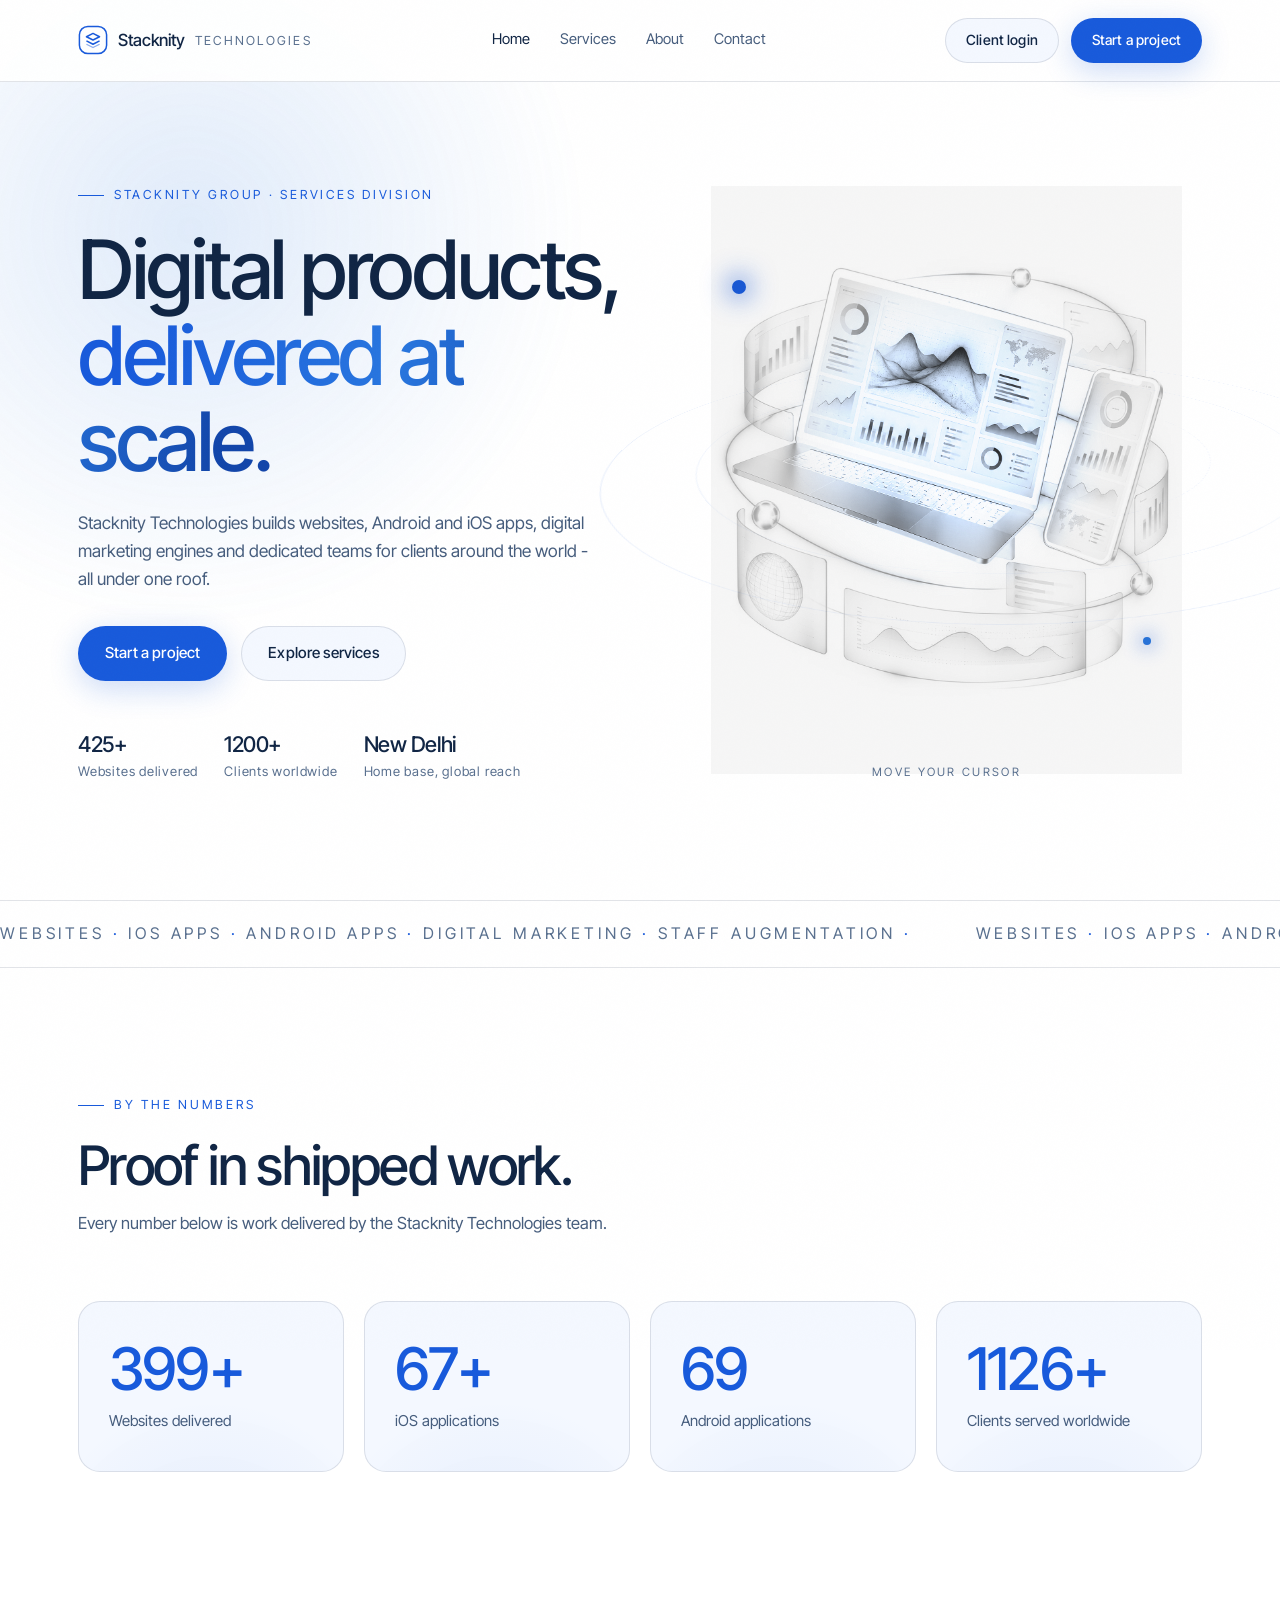
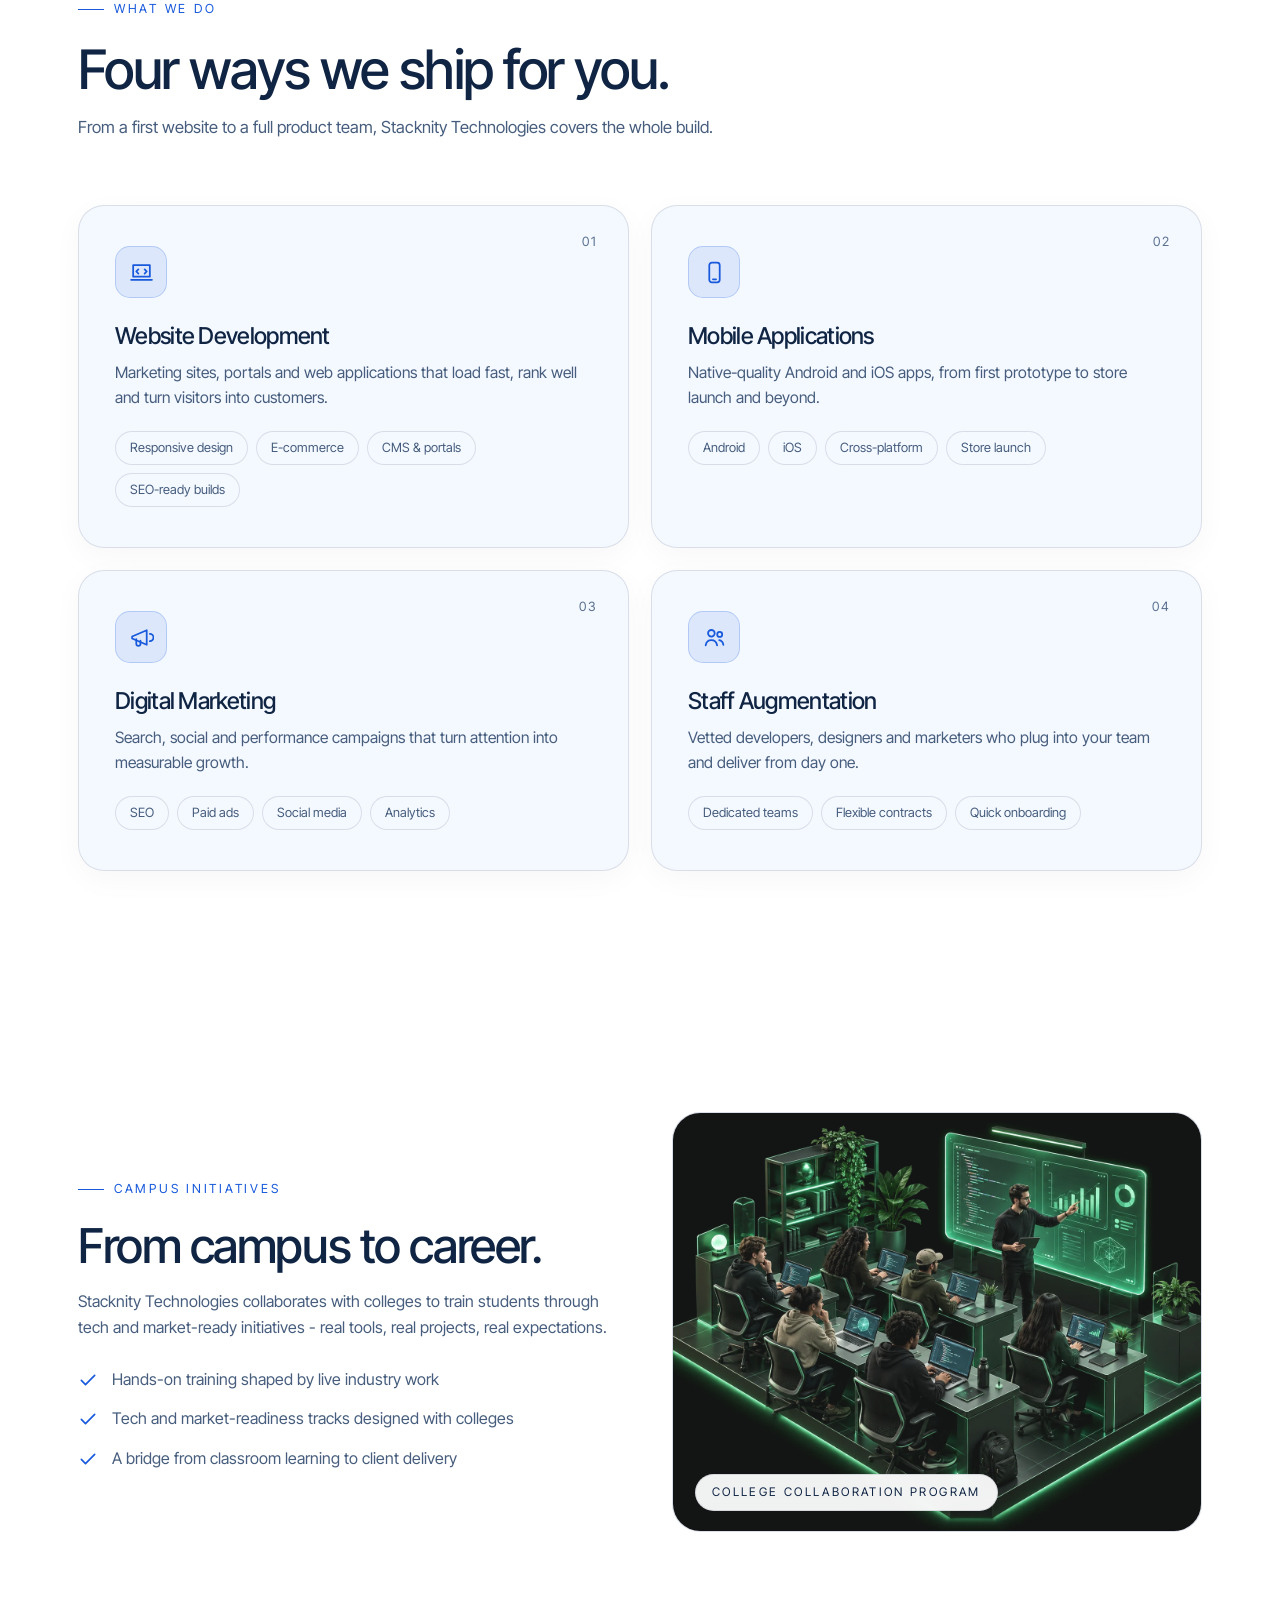
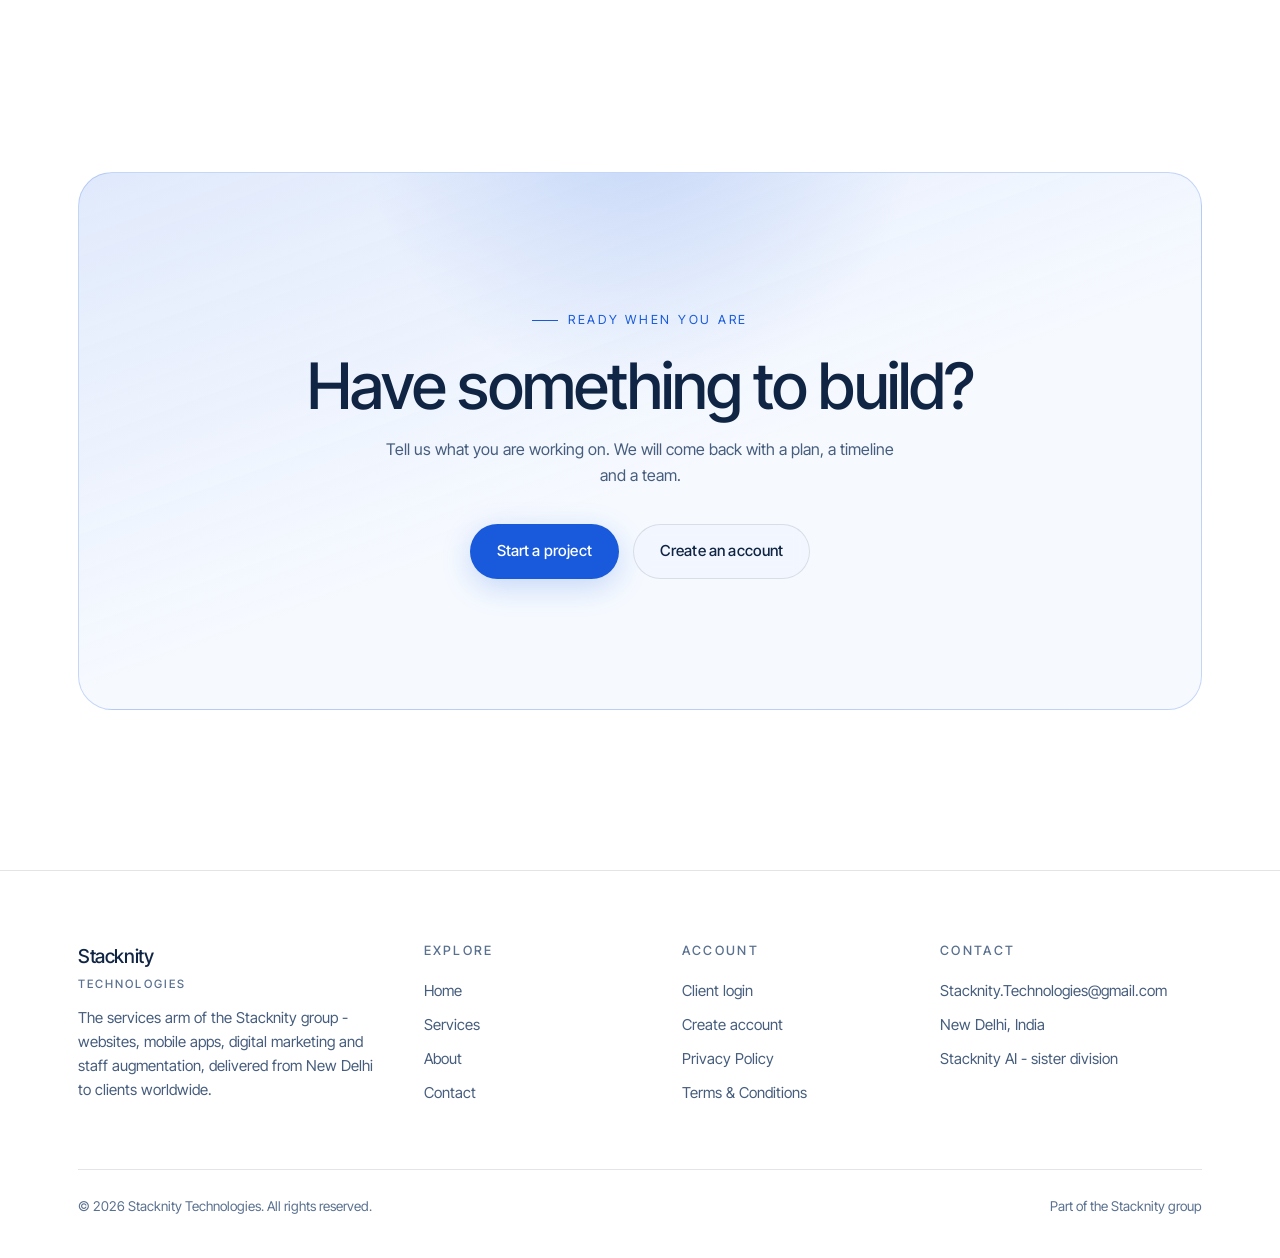
<file: index.html>
<!DOCTYPE html>
<html lang="en">
<head>
<meta charset="UTF-8">
<meta name="viewport" content="width=device-width, initial-scale=1, viewport-fit=cover">
<title>Stacknity Technologies - Websites, Apps, Marketing & Staff Augmentation</title>
<meta name="description" content="Stacknity Technologies is the services arm of the Stacknity group: website development, Android and iOS apps, digital marketing and staff augmentation from New Delhi, India.">
<link rel="icon" href="data:image/svg+xml,%3Csvg xmlns=%22http://www.w3.org/2000/svg%22 viewBox=%220 0 32 32%22%3E%3Crect width=%2232%22 height=%2232%22 rx=%228%22 fill=%22%23060a08%22/%3E%3Cpath d=%22M9 12.5l7-3.5 7 3.5-7 3.5-7-3.5z%22 fill=%22none%22 stroke=%22%236fffb4%22 stroke-width=%221.6%22 stroke-linejoin=%22round%22/%3E%3Cpath d=%22M9 17l7 3.5 7-3.5M9 20.5l7 3.5 7-3.5%22 fill=%22none%22 stroke=%22%236fffb4%22 stroke-width=%221.5%22 stroke-linejoin=%22round%22/%3E%3C/svg%3E">
<link rel="preconnect" href="https://fonts.googleapis.com">
<link rel="preconnect" href="https://fonts.gstatic.com" crossorigin>
<link href="https://fonts.googleapis.com/css2?family=Inter+Tight:wght@400;500&display=swap" rel="stylesheet">
<link rel="stylesheet" href="styles.css">
<link rel="canonical" href="https://ravishankarbera.github.io/Stacknity-Technologies/">
<meta name="robots" content="index, follow, max-image-preview:large">
<meta property="og:title" content="Stacknity Technologies - Websites, Apps, Marketing & Staff Augmentation">
<meta property="og:description" content="Stacknity Technologies is the services arm of the Stacknity group: website development, Android and iOS apps, digital marketing and staff augmentation from New Delhi, India.">
<meta property="og:type" content="website">
<meta property="og:site_name" content="Stacknity Technologies">
<meta property="og:url" content="https://ravishankarbera.github.io/Stacknity-Technologies/">
<meta property="og:image" content="https://ravishankarbera.github.io/Stacknity-Technologies/hero-tech.webp">
<meta name="twitter:card" content="summary_large_image">
<meta name="twitter:title" content="Stacknity Technologies - Websites, Apps, Marketing & Staff Augmentation">
<meta name="twitter:description" content="Stacknity Technologies is the services arm of the Stacknity group: website development, Android and iOS apps, digital marketing and staff augmentation from New Delhi, India.">
<meta name="twitter:image" content="https://ravishankarbera.github.io/Stacknity-Technologies/hero-tech.webp">
<meta name="author" content="Ravi Shankar Bera">
<script type="application/ld+json">{"@context": "https://schema.org", "@graph": [{"@type": "Organization", "@id": "https://ravishankarbera.github.io/Stacknity-Technologies/#org", "name": "Stacknity Technologies", "description": "Website development, Android and iOS apps, digital marketing and staff augmentation.", "founder": {"@id": "https://ravishankarbera.github.io/#ravi"}, "url": "https://ravishankarbera.github.io/Stacknity-Technologies/", "address": {"@type": "PostalAddress", "addressLocality": "New Delhi", "addressCountry": "IN"}, "email": "Stacknity.Technologies@gmail.com", "sameAs": ["https://ravishankarbera.github.io/stacknity.ai/"]}, {"@type": "WebSite", "url": "https://ravishankarbera.github.io/Stacknity-Technologies/", "name": "Stacknity Technologies", "publisher": {"@id": "https://ravishankarbera.github.io/Stacknity-Technologies/#org"}}, {"@type": "Person", "@id": "https://ravishankarbera.github.io/#ravi", "name": "Ravi Shankar Bera", "alternateName": ["Ravishankar Bera", "Ravi Bera"], "url": "https://ravishankarbera.github.io/", "jobTitle": "Founder & CEO", "description": "Founder of Stacknity Technologies and Stacknity.ai, co-founder of RSB & Co, founder of My Minute Travel. B.Tech CSE and LLB.", "sameAs": ["https://www.linkedin.com/in/ravishankarbera", "https://github.com/RaviShankarBera"], "nationality": "Indian", "homeLocation": {"@type": "Country", "name": "India"}, "knowsAbout": ["Artificial intelligence", "Test automation", "Web development", "Digital marketing", "Law"], "worksFor": [{"@id": "https://ravishankarbera.github.io/Stacknity-Technologies/#org"}, {"@id": "https://ravishankarbera.github.io/stacknity.ai/#org"}]}]}</script>
</head>
<body>
<div class="grain" aria-hidden="true"></div>
<nav class="nav" id="nav">
  <div class="nav-inner">
    <a class="brand" href="index.html" aria-label="Stacknity Technologies home">
      <svg class="mark" viewBox="0 0 32 32" fill="none" aria-hidden="true"><rect x="1.5" y="1.5" width="29" height="29" rx="9" stroke="#6fffb4" stroke-width="1.6"/><path d="M9 12.5l7-3.5 7 3.5-7 3.5-7-3.5z" stroke="#6fffb4" stroke-width="1.6" stroke-linejoin="round"/><path d="M9 17l7 3.5 7-3.5" stroke="#6fffb4" stroke-width="1.6" stroke-linejoin="round"/><path d="M9 20.5l7 3.5 7-3.5" stroke="#6fffb4" stroke-width="1.4" stroke-linejoin="round" opacity=".5"/></svg>
      <b>Stacknity</b><span>Technologies</span>
    </a>
    <div class="nav-links">
      <a href="index.html" class="active">Home</a>
      <a href="services.html">Services</a>
      <a href="about.html">About</a>
      <a href="contact.html">Contact</a>
    </div>
    <div class="nav-cta">
      <a class="btn btn-ghost sm" href="login.html">Client login</a>
      <a class="btn btn-primary sm" href="contact.html">Start a project</a>
    </div>
    <button class="nav-toggle" id="nav-toggle" aria-label="Menu"><i></i><i></i></button>
  </div>
</nav>
<div class="mobile-menu" id="mobile-menu">
  <a href="index.html">Home</a>
  <a href="services.html">Services</a>
  <a href="about.html">About</a>
  <a href="contact.html">Contact</a>
  <a href="login.html">Client login</a>
  <a class="btn btn-primary mm-cta" href="contact.html" style="justify-content:center;border:0">Start a project</a>
</div>
<section class="hero">
  <div class="hero-bg"><div class="hero-glow"></div><div class="rings" aria-hidden="true"><i></i><i></i><i></i></div></div>
  <div class="wrap hero-grid">
    <div>
      <div class="eyebrow reveal">Stacknity group &middot; Services division</div>
      <h1 class="reveal" style="--d:.08s">Digital products,<br><span class="grad">delivered at scale.</span></h1>
      <p class="hero-sub reveal" style="--d:.16s">Stacknity Technologies builds websites, Android and iOS apps, digital marketing engines and dedicated teams for clients around the world - all under one roof.</p>
      <div class="hero-cta reveal" style="--d:.24s">
        <a class="btn btn-primary" href="contact.html">Start a project</a>
        <a class="btn btn-ghost" href="services.html">Explore services</a>
      </div>
      <div class="hero-meta reveal" style="--d:.32s">
        <div><b>425+</b>Websites delivered</div>
        <div><b>1200+</b>Clients worldwide</div>
        <div><b>New Delhi</b>Home base, global reach</div>
      </div>
    </div>
    <div class="hero-visual reveal" id="hero-visual" style="--d:.2s">
      <div class="orb o1"></div><div class="orb o2"></div>
      <div class="spot-base"><img src="hero-tech.webp" alt="Laptop and smartphone with glowing blue interfaces, by Stacknity Technologies"></div>
      <div class="spot-reveal"><img src="hero-tech.webp" alt="" aria-hidden="true"></div>
      <div class="spot-hint">Move your cursor</div>
    </div>
  </div>
</section>
<div class="marquee"><div class="marquee-track" id="marquee-track"><span>Websites <b>&middot;</b> iOS apps <b>&middot;</b> Android apps <b>&middot;</b> Digital marketing <b>&middot;</b> Staff augmentation <b>&middot;</b>&nbsp;</span></div></div>
<section class="section">
  <div class="wrap">
    <div class="sec-head reveal"><div class="eyebrow">By the numbers</div><h2>Proof in shipped work.</h2><p>Every number below is work delivered by the Stacknity Technologies team.</p></div>
    <div class="stats"><div class="stat reveal"><div class="num" data-count="425" data-suffix="+">0+</div><div class="lbl">Websites delivered</div></div><div class="stat reveal" style="--d:.08s"><div class="num" data-count="71" data-suffix="+">0+</div><div class="lbl">iOS applications</div></div><div class="stat reveal" style="--d:.16s"><div class="num" data-count="74" data-suffix="">0</div><div class="lbl">Android applications</div></div><div class="stat reveal" style="--d:.24s"><div class="num" data-count="1200" data-suffix="+">0+</div><div class="lbl">Clients served worldwide</div></div></div>
  </div>
</section>
<section class="section" style="padding-top:0">
  <div class="wrap">
    <div class="sec-head reveal"><div class="eyebrow">What we do</div><h2>Four ways we ship for you.</h2><p>From a first website to a full product team, Stacknity Technologies covers the whole build.</p></div>
    <div class="svc-grid">
      <div class="svc reveal"><span class="idx">01</span><div class="icon"><svg viewBox="0 0 24 24"><path d="M4 5h16v11H4z"/><path d="M2 19h20"/><path d="M9 9l-2 2 2 2M15 9l2 2-2 2"/></svg></div><h3>Website Development</h3><p>Marketing sites, portals and web applications that load fast, rank well and turn visitors into customers.</p><ul><li>Responsive design</li><li>E-commerce</li><li>CMS &amp; portals</li><li>SEO-ready builds</li></ul></div>
      <div class="svc reveal" style="--d:.08s"><span class="idx">02</span><div class="icon"><svg viewBox="0 0 24 24"><rect x="7" y="2.5" width="10" height="19" rx="2.5"/><path d="M10.5 18.5h3"/></svg></div><h3>Mobile Applications</h3><p>Native-quality Android and iOS apps, from first prototype to store launch and beyond.</p><ul><li>Android</li><li>iOS</li><li>Cross-platform</li><li>Store launch</li></ul></div>
      <div class="svc reveal" style="--d:.16s"><span class="idx">03</span><div class="icon"><svg viewBox="0 0 24 24"><path d="M3 11l14-6v14L3 13v-2z"/><path d="M7 13.5V18a2 2 0 0 0 4 0v-3"/><path d="M20 8.5a3.5 3.5 0 0 1 0 7"/></svg></div><h3>Digital Marketing</h3><p>Search, social and performance campaigns that turn attention into measurable growth.</p><ul><li>SEO</li><li>Paid ads</li><li>Social media</li><li>Analytics</li></ul></div>
      <div class="svc reveal" style="--d:.24s"><span class="idx">04</span><div class="icon"><svg viewBox="0 0 24 24"><circle cx="9" cy="8" r="3.2"/><path d="M3.5 19.5c.6-3.2 2.8-5 5.5-5s4.9 1.8 5.5 5"/><circle cx="17" cy="9" r="2.4"/><path d="M16.5 14.6c2.1.3 3.6 1.9 4 4.4"/></svg></div><h3>Staff Augmentation</h3><p>Vetted developers, designers and marketers who plug into your team and deliver from day one.</p><ul><li>Dedicated teams</li><li>Flexible contracts</li><li>Quick onboarding</li></ul></div>
    </div>
  </div>
</section>
<section class="section"><div class="wrap split"><div class="reveal"><div class="eyebrow">Campus initiatives</div><h2>From campus to career.</h2><p>Stacknity Technologies collaborates with colleges to train students through tech and market-ready initiatives - real tools, real projects, real expectations.</p><ul class="checks"><li><svg viewBox="0 0 24 24"><path d="M4 12.5l5 5L20 6.5"/></svg>Hands-on training shaped by live industry work</li><li><svg viewBox="0 0 24 24"><path d="M4 12.5l5 5L20 6.5"/></svg>Tech and market-readiness tracks designed with colleges</li><li><svg viewBox="0 0 24 24"><path d="M4 12.5l5 5L20 6.5"/></svg>A bridge from classroom learning to client delivery</li></ul></div><div class="panel reveal" style="--d:.12s"><img src="campus.webp" alt="Students training with modern technology in a college program"><span class="panel-tag">College collaboration program</span></div></div></section>
<section class="section"><div class="wrap"><div class="cta-band reveal"><div class="eyebrow" style="justify-content:center">Ready when you are</div><h2>Have something to build?</h2><p>Tell us what you are working on. We will come back with a plan, a timeline and a team.</p><div class="hero-cta" style="justify-content:center"><a class="btn btn-primary" href="contact.html">Start a project</a><a class="btn btn-ghost" href="signup.html">Create an account</a></div></div></div></section>
<footer class="footer">
  <div class="wrap">
    <div class="footer-grid">
      <div>
        <div class="fbrand">Stacknity<span>Technologies</span></div>
        <p>The services arm of the Stacknity group - websites, mobile apps, digital marketing and staff augmentation, delivered from New Delhi to clients worldwide.</p>
      </div>
      <div>
        <h4>Explore</h4>
        <a href="index.html">Home</a>
        <a href="services.html">Services</a>
        <a href="about.html">About</a>
        <a href="contact.html">Contact</a>
      </div>
      <div>
        <h4>Account</h4>
        <a href="login.html">Client login</a>
        <a href="signup.html">Create account</a>
        <a href="privacy.html">Privacy Policy</a>
        <a href="terms.html">Terms &amp; Conditions</a>
      </div>
      <div>
        <h4>Contact</h4>
        <a href="mailto:Stacknity.Technologies@gmail.com">Stacknity.Technologies@gmail.com</a>
        <p>New Delhi, India</p>
        <a href="https://ravishankarbera.github.io/stacknity.ai/" target="_blank" rel="noopener">Stacknity AI - sister division</a>
      </div>
    </div>
    <div class="footer-bottom">
      <span>&copy; <span id="year">2026</span> Stacknity Technologies. All rights reserved.</span>
      <span>Part of the Stacknity group</span>
    </div>
  </div>
</footer>
<script src="site.js"></script>
</body></html>
</file>
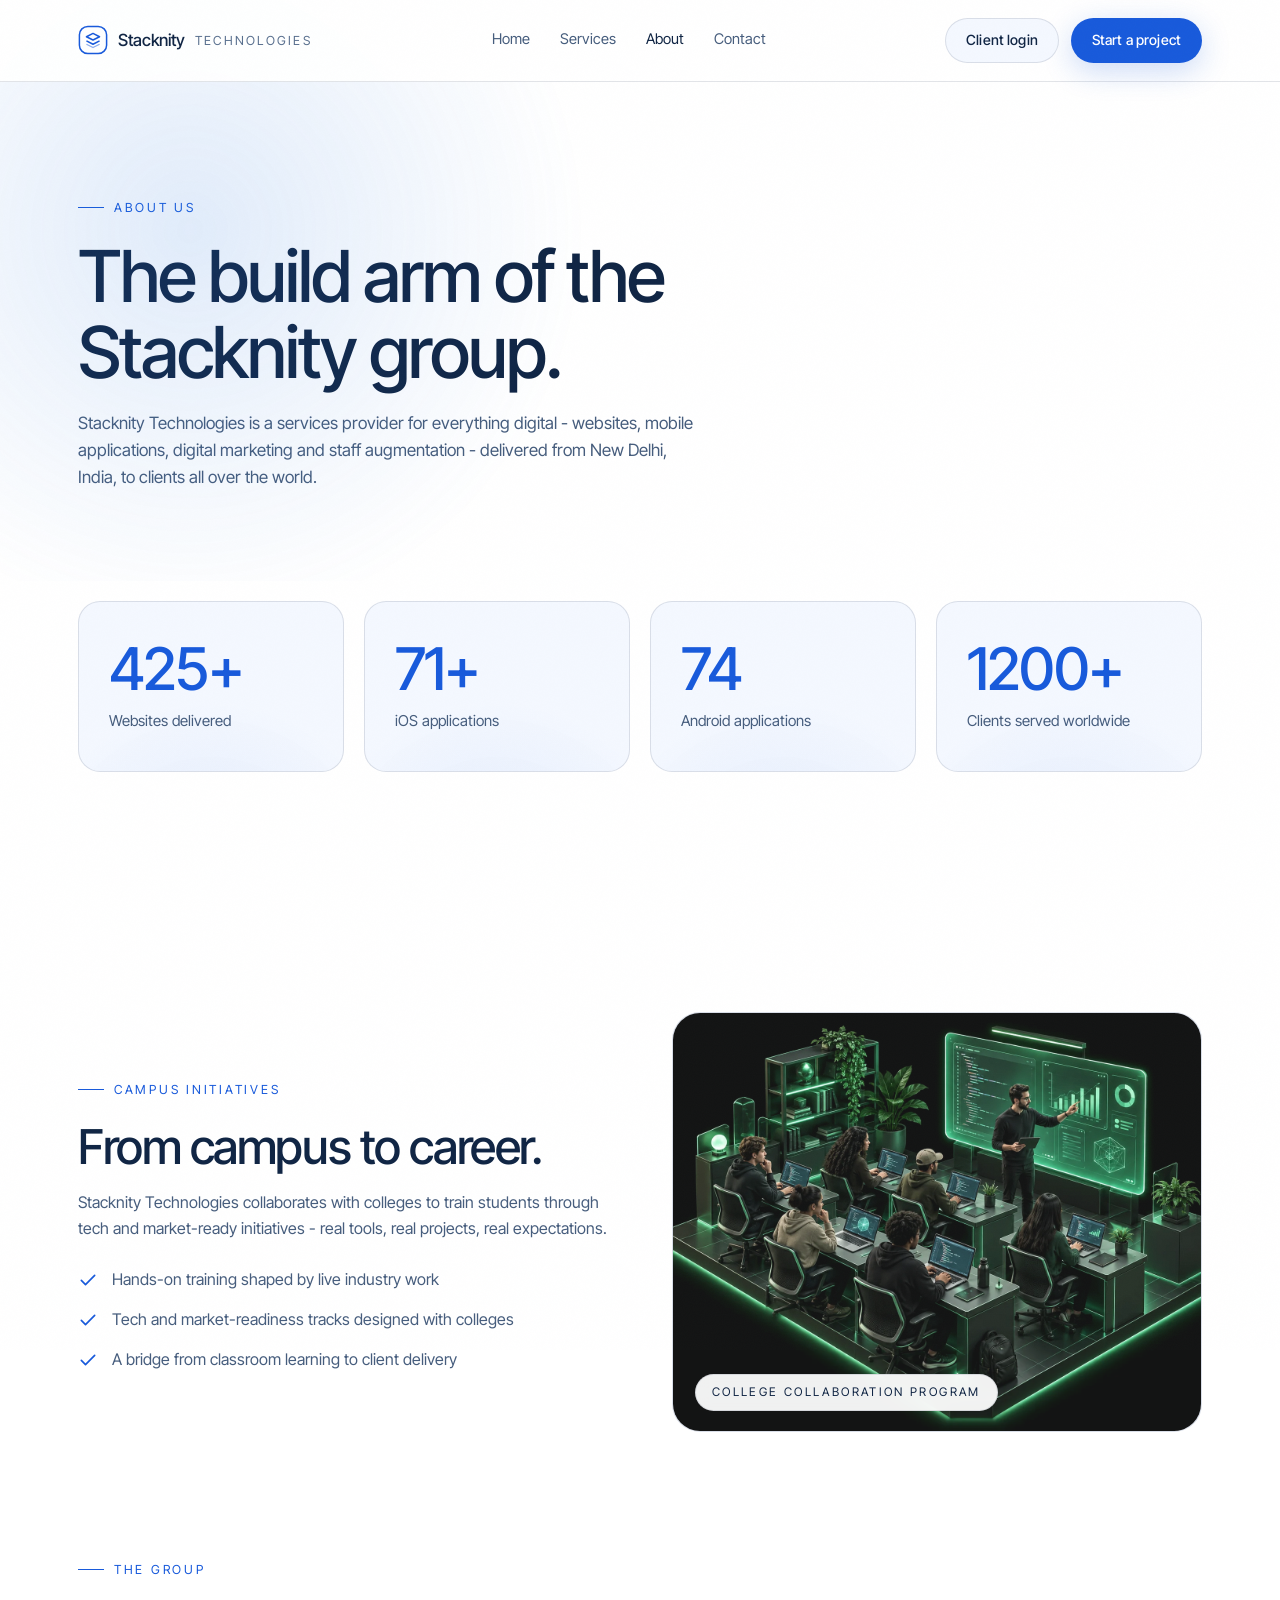
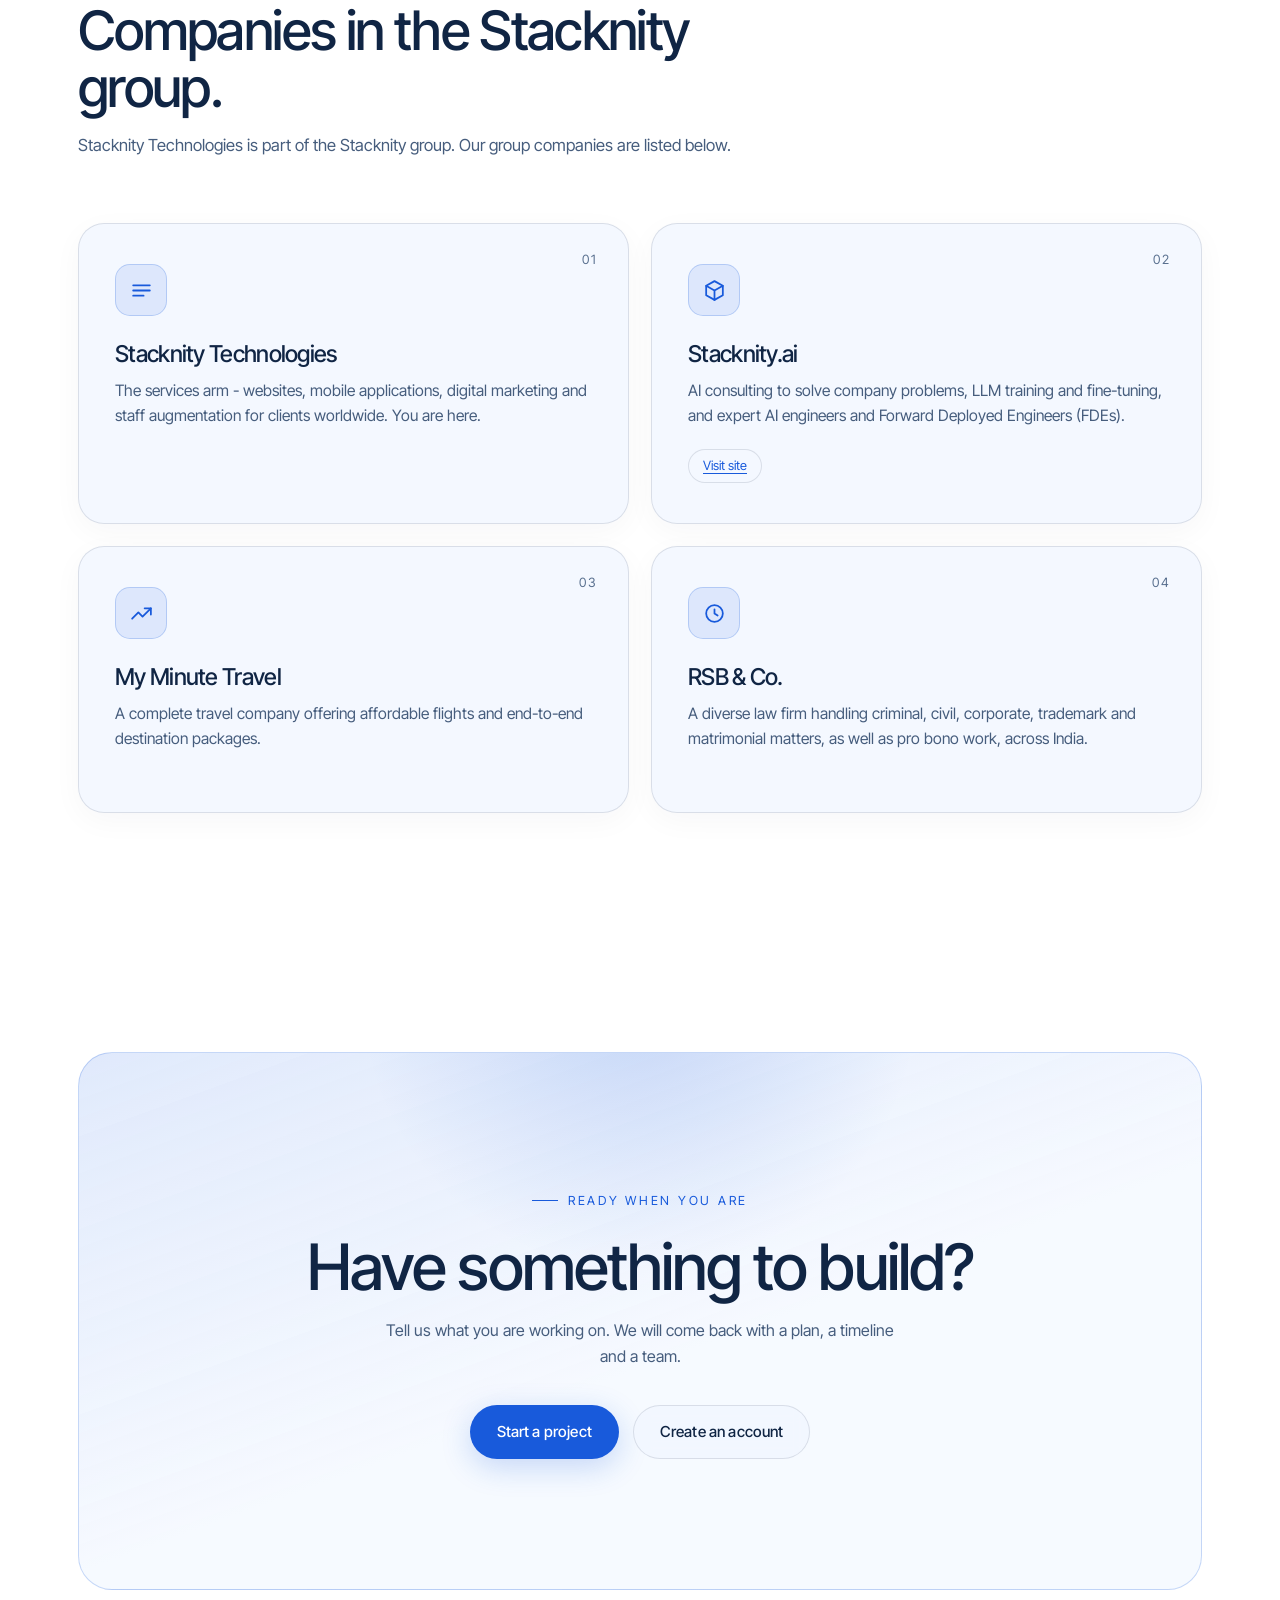
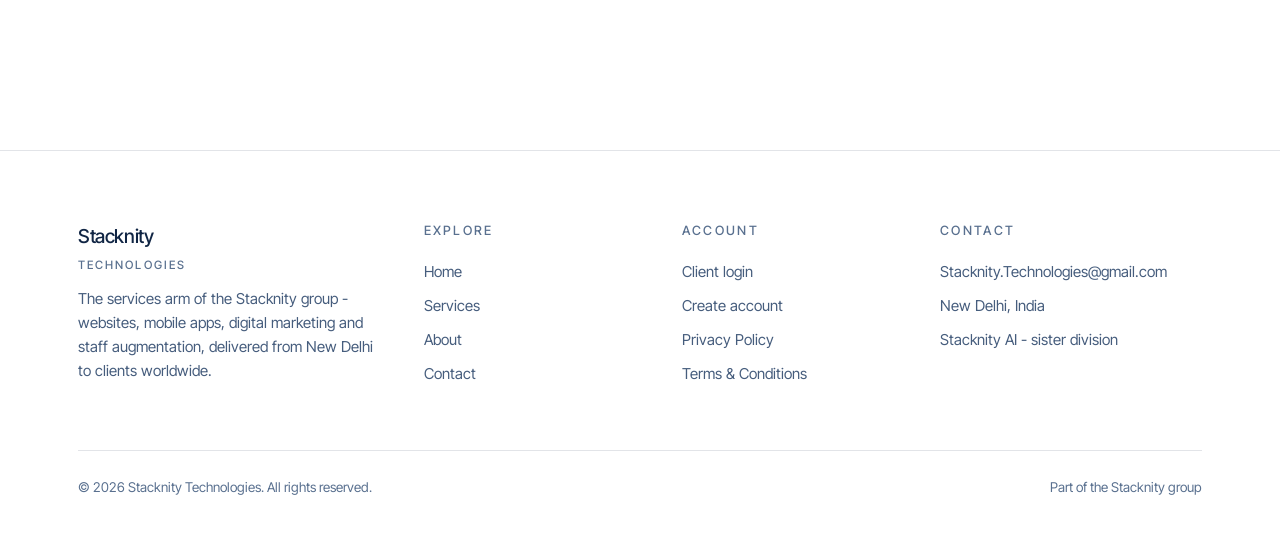
<file: about.html>
<!DOCTYPE html>
<html lang="en">
<head>
<meta charset="UTF-8">
<meta name="viewport" content="width=device-width, initial-scale=1, viewport-fit=cover">
<title>About - Stacknity Technologies</title>
<meta name="description" content="Stacknity Technologies is the services company of the Stacknity group - 425+ websites, 145 mobile apps and 1200+ clients worldwide, from New Delhi, India.">
<link rel="icon" href="data:image/svg+xml,%3Csvg xmlns=%22http://www.w3.org/2000/svg%22 viewBox=%220 0 32 32%22%3E%3Crect width=%2232%22 height=%2232%22 rx=%228%22 fill=%22%23060a08%22/%3E%3Cpath d=%22M9 12.5l7-3.5 7 3.5-7 3.5-7-3.5z%22 fill=%22none%22 stroke=%22%236fffb4%22 stroke-width=%221.6%22 stroke-linejoin=%22round%22/%3E%3Cpath d=%22M9 17l7 3.5 7-3.5M9 20.5l7 3.5 7-3.5%22 fill=%22none%22 stroke=%22%236fffb4%22 stroke-width=%221.5%22 stroke-linejoin=%22round%22/%3E%3C/svg%3E">
<link rel="preconnect" href="https://fonts.googleapis.com">
<link rel="preconnect" href="https://fonts.gstatic.com" crossorigin>
<link href="https://fonts.googleapis.com/css2?family=Inter+Tight:wght@400;500&display=swap" rel="stylesheet">
<link rel="stylesheet" href="styles.css">
<link rel="canonical" href="https://ravishankarbera.github.io/Stacknity-Technologies/about.html">
<meta name="robots" content="index, follow, max-image-preview:large">
<meta property="og:title" content="About - Stacknity Technologies">
<meta property="og:description" content="Stacknity Technologies is the services company of the Stacknity group - 425+ websites, 145 mobile apps and 1200+ clients worldwide, from New Delhi, India.">
<meta property="og:type" content="website">
<meta property="og:site_name" content="Stacknity Technologies">
<meta property="og:url" content="https://ravishankarbera.github.io/Stacknity-Technologies/about.html">
<meta property="og:image" content="https://ravishankarbera.github.io/Stacknity-Technologies/hero-tech.webp">
<meta name="twitter:card" content="summary_large_image">
<meta name="twitter:title" content="About - Stacknity Technologies">
<meta name="twitter:description" content="Stacknity Technologies is the services company of the Stacknity group - 425+ websites, 145 mobile apps and 1200+ clients worldwide, from New Delhi, India.">
<meta name="twitter:image" content="https://ravishankarbera.github.io/Stacknity-Technologies/hero-tech.webp">
<meta name="author" content="Ravi Shankar Bera">
<script type="application/ld+json">{"@context": "https://schema.org", "@graph": [{"@type": "Organization", "@id": "https://ravishankarbera.github.io/Stacknity-Technologies/#org", "name": "Stacknity Technologies", "description": "Website development, Android and iOS apps, digital marketing and staff augmentation.", "founder": {"@id": "https://ravishankarbera.github.io/#ravi"}, "url": "https://ravishankarbera.github.io/Stacknity-Technologies/", "address": {"@type": "PostalAddress", "addressLocality": "New Delhi", "addressCountry": "IN"}, "email": "Stacknity.Technologies@gmail.com", "sameAs": ["https://ravishankarbera.github.io/stacknity.ai/"]}, {"@type": "AboutPage", "url": "https://ravishankarbera.github.io/Stacknity-Technologies/about.html", "name": "About - Stacknity Technologies", "about": {"@id": "https://ravishankarbera.github.io/Stacknity-Technologies/#org"}}]}</script>
</head>
<body>
<div class="grain" aria-hidden="true"></div>
<nav class="nav" id="nav">
  <div class="nav-inner">
    <a class="brand" href="index.html" aria-label="Stacknity Technologies home">
      <svg class="mark" viewBox="0 0 32 32" fill="none" aria-hidden="true"><rect x="1.5" y="1.5" width="29" height="29" rx="9" stroke="#6fffb4" stroke-width="1.6"/><path d="M9 12.5l7-3.5 7 3.5-7 3.5-7-3.5z" stroke="#6fffb4" stroke-width="1.6" stroke-linejoin="round"/><path d="M9 17l7 3.5 7-3.5" stroke="#6fffb4" stroke-width="1.6" stroke-linejoin="round"/><path d="M9 20.5l7 3.5 7-3.5" stroke="#6fffb4" stroke-width="1.4" stroke-linejoin="round" opacity=".5"/></svg>
      <b>Stacknity</b><span>Technologies</span>
    </a>
    <div class="nav-links">
      <a href="index.html">Home</a>
      <a href="services.html">Services</a>
      <a href="about.html" class="active">About</a>
      <a href="contact.html">Contact</a>
    </div>
    <div class="nav-cta">
      <a class="btn btn-ghost sm" href="login.html">Client login</a>
      <a class="btn btn-primary sm" href="contact.html">Start a project</a>
    </div>
    <button class="nav-toggle" id="nav-toggle" aria-label="Menu"><i></i><i></i></button>
  </div>
</nav>
<div class="mobile-menu" id="mobile-menu">
  <a href="index.html">Home</a>
  <a href="services.html">Services</a>
  <a href="about.html">About</a>
  <a href="contact.html">Contact</a>
  <a href="login.html">Client login</a>
  <a class="btn btn-primary mm-cta" href="contact.html" style="justify-content:center;border:0">Start a project</a>
</div>
<section class="page-hero">
  <div class="hero-bg"><div class="hero-glow"></div></div>
  <div class="wrap">
    <div class="eyebrow reveal">About us</div>
    <h1 class="reveal" style="--d:.08s">The build arm of the <span class="grad">Stacknity group.</span></h1>
    <p class="reveal" style="--d:.16s">Stacknity Technologies is a services provider for everything digital - websites, mobile applications, digital marketing and staff augmentation - delivered from New Delhi, India, to clients all over the world.</p>
  </div>
</section>
<section class="section" style="padding-top:20px">
  <div class="wrap">
    <div class="stats"><div class="stat reveal"><div class="num" data-count="425" data-suffix="+">0+</div><div class="lbl">Websites delivered</div></div><div class="stat reveal" style="--d:.08s"><div class="num" data-count="71" data-suffix="+">0+</div><div class="lbl">iOS applications</div></div><div class="stat reveal" style="--d:.16s"><div class="num" data-count="74" data-suffix="">0</div><div class="lbl">Android applications</div></div><div class="stat reveal" style="--d:.24s"><div class="num" data-count="1200" data-suffix="+">0+</div><div class="lbl">Clients served worldwide</div></div></div>
  </div>
</section>
<section class="section"><div class="wrap split"><div class="reveal"><div class="eyebrow">Campus initiatives</div><h2>From campus to career.</h2><p>Stacknity Technologies collaborates with colleges to train students through tech and market-ready initiatives - real tools, real projects, real expectations.</p><ul class="checks"><li><svg viewBox="0 0 24 24"><path d="M4 12.5l5 5L20 6.5"/></svg>Hands-on training shaped by live industry work</li><li><svg viewBox="0 0 24 24"><path d="M4 12.5l5 5L20 6.5"/></svg>Tech and market-readiness tracks designed with colleges</li><li><svg viewBox="0 0 24 24"><path d="M4 12.5l5 5L20 6.5"/></svg>A bridge from classroom learning to client delivery</li></ul></div><div class="panel reveal" style="--d:.12s"><img src="campus.webp" alt="Students training with modern technology in a college program"><span class="panel-tag">College collaboration program</span></div></div></section>
<section class="section" style="padding-top:0">
  <div class="wrap">
    <div class="sec-head reveal">
      <div class="eyebrow">The group</div>
      <h2>Companies in the Stacknity group.</h2>
      <p>Stacknity Technologies is part of the Stacknity group. Our group companies are listed below.</p>
    </div>
    <div class="svc-grid">
      <div class="svc reveal"><span class="idx">01</span><div class="icon"><svg viewBox="0 0 24 24"><path d="M4 7h16M4 12h16M4 17h10"/></svg></div><h3>Stacknity Technologies</h3><p>The services arm - websites, mobile applications, digital marketing and staff augmentation for clients worldwide. You are here.</p></div>
      <div class="svc reveal" style="--d:.08s"><span class="idx">02</span><div class="icon"><svg viewBox="0 0 24 24"><path d="M12 3l8 4.5v9L12 21l-8-4.5v-9L12 3z"/><path d="M12 12l8-4.5M12 12v9M12 12L4 7.5"/></svg></div><h3>Stacknity.ai</h3><p>AI consulting to solve company problems, LLM training and fine-tuning, and expert AI engineers and Forward Deployed Engineers (FDEs).</p><ul><li><a href="https://ravishankarbera.github.io/stacknity.ai/" target="_blank" rel="noopener" style="color:inherit;text-decoration:none">Visit site</a></li></ul></div>
      <div class="svc reveal" style="--d:.16s"><span class="idx">03</span><div class="icon"><svg viewBox="0 0 24 24"><path d="M3 17l6-6 4 4 8-8"/><path d="M15 7h6v6"/></svg></div><h3>My Minute Travel</h3><p>A complete travel company offering affordable flights and end-to-end destination packages.</p></div>
      <div class="svc reveal" style="--d:.24s"><span class="idx">04</span><div class="icon"><svg viewBox="0 0 24 24"><circle cx="12" cy="12" r="8"/><path d="M12 8v4l3 2"/></svg></div><h3>RSB &amp; Co.</h3><p>A diverse law firm handling criminal, civil, corporate, trademark and matrimonial matters, as well as pro bono work, across India.</p></div>
    </div>
  </div>
</section>
<section class="section"><div class="wrap"><div class="cta-band reveal"><div class="eyebrow" style="justify-content:center">Ready when you are</div><h2>Have something to build?</h2><p>Tell us what you are working on. We will come back with a plan, a timeline and a team.</p><div class="hero-cta" style="justify-content:center"><a class="btn btn-primary" href="contact.html">Start a project</a><a class="btn btn-ghost" href="signup.html">Create an account</a></div></div></div></section>
<footer class="footer">
  <div class="wrap">
    <div class="footer-grid">
      <div>
        <div class="fbrand">Stacknity<span>Technologies</span></div>
        <p>The services arm of the Stacknity group - websites, mobile apps, digital marketing and staff augmentation, delivered from New Delhi to clients worldwide.</p>
      </div>
      <div>
        <h4>Explore</h4>
        <a href="index.html">Home</a>
        <a href="services.html">Services</a>
        <a href="about.html">About</a>
        <a href="contact.html">Contact</a>
      </div>
      <div>
        <h4>Account</h4>
        <a href="login.html">Client login</a>
        <a href="signup.html">Create account</a>
        <a href="privacy.html">Privacy Policy</a>
        <a href="terms.html">Terms &amp; Conditions</a>
      </div>
      <div>
        <h4>Contact</h4>
        <a href="mailto:Stacknity.Technologies@gmail.com">Stacknity.Technologies@gmail.com</a>
        <p>New Delhi, India</p>
        <a href="https://ravishankarbera.github.io/stacknity.ai/" target="_blank" rel="noopener">Stacknity AI - sister division</a>
      </div>
    </div>
    <div class="footer-bottom">
      <span>&copy; <span id="year">2026</span> Stacknity Technologies. All rights reserved.</span>
      <span>Part of the Stacknity group</span>
    </div>
  </div>
</footer>
<script src="site.js"></script>
</body></html>
</file>
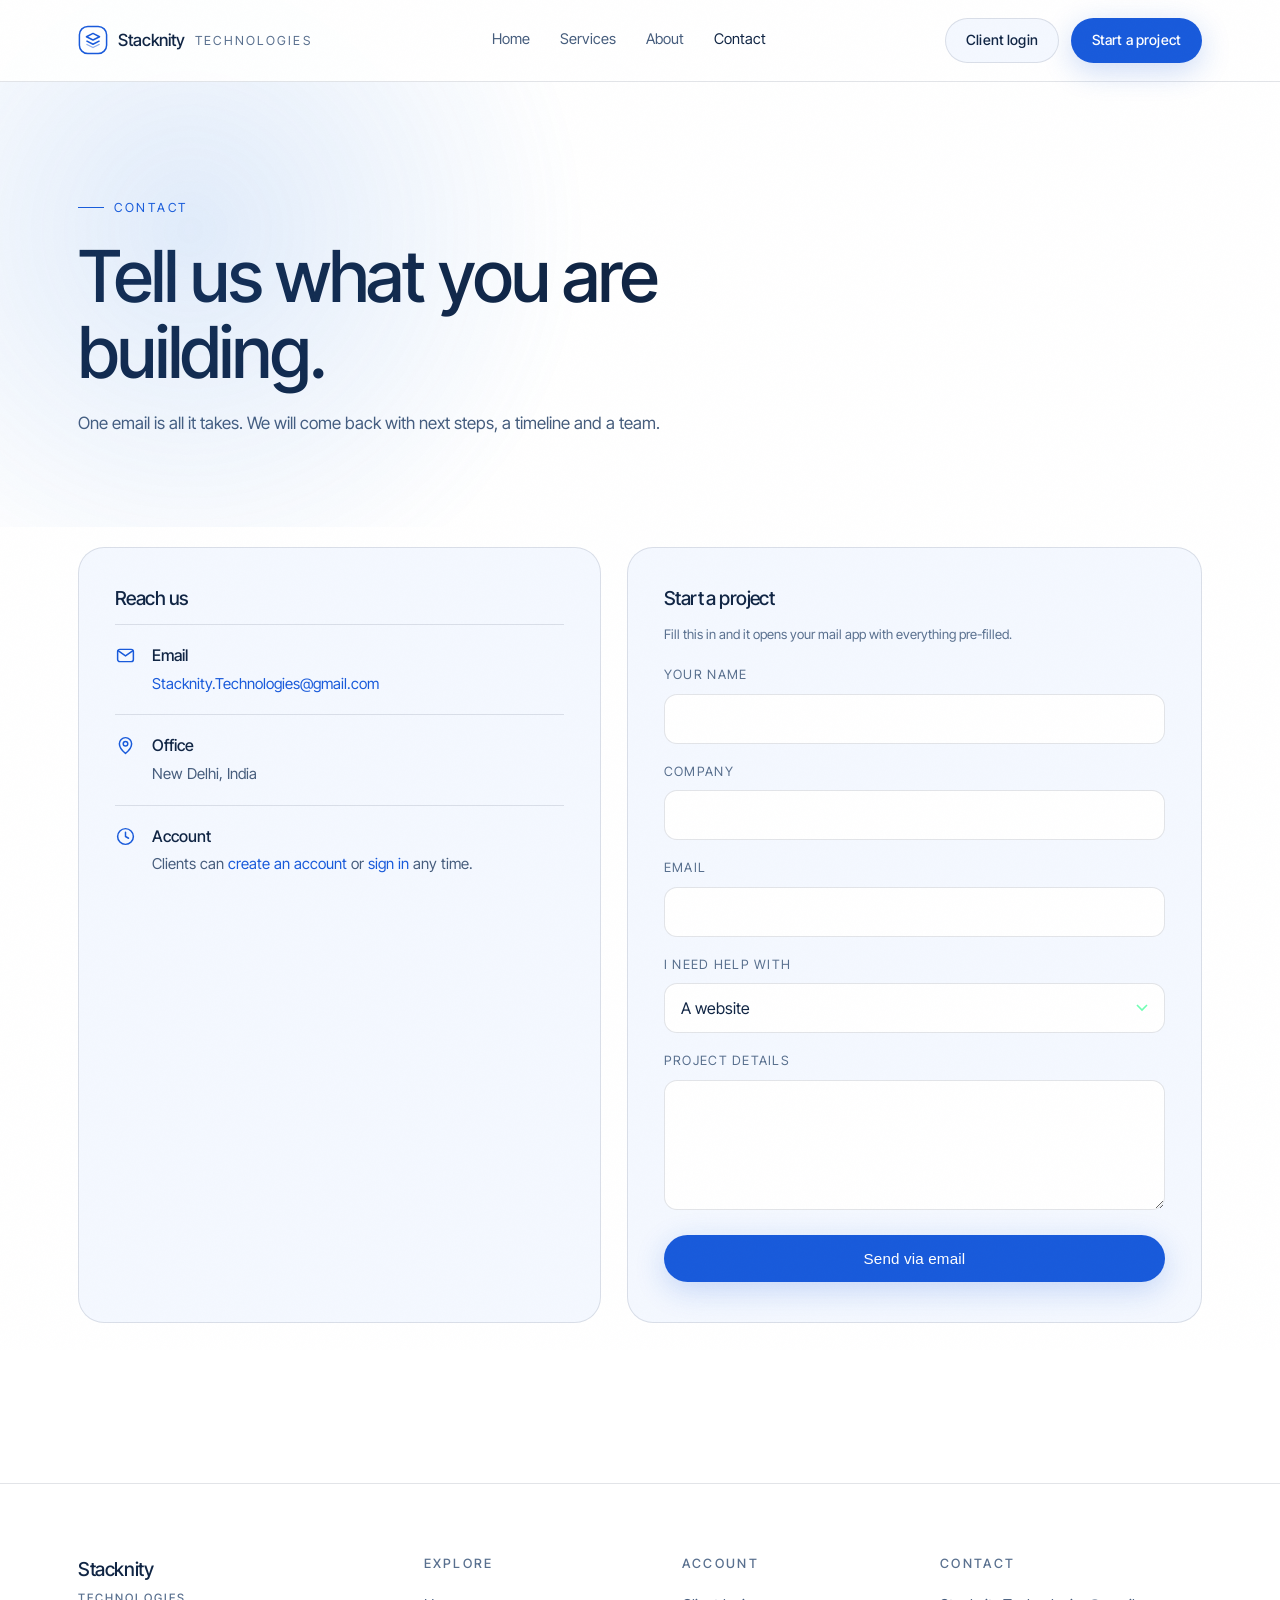
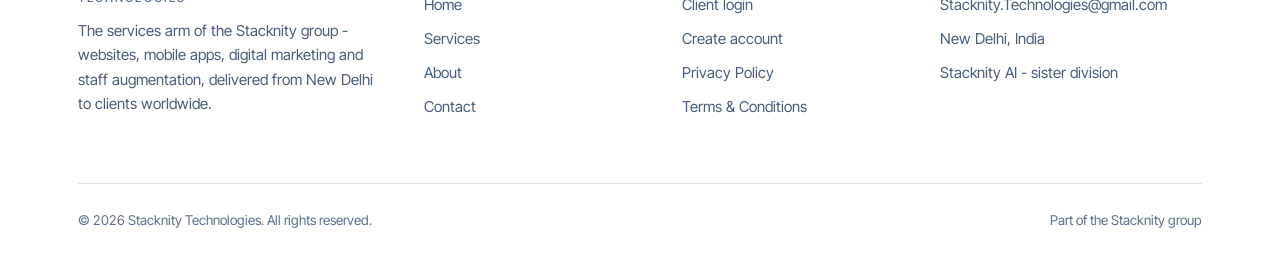
<file: contact.html>
<!DOCTYPE html>
<html lang="en">
<head>
<meta charset="UTF-8">
<meta name="viewport" content="width=device-width, initial-scale=1, viewport-fit=cover">
<title>Contact - Stacknity Technologies</title>
<meta name="description" content="Contact Stacknity Technologies - email Stacknity.Technologies@gmail.com or visit us in New Delhi, India. Websites, apps, marketing and staff augmentation.">
<link rel="icon" href="data:image/svg+xml,%3Csvg xmlns=%22http://www.w3.org/2000/svg%22 viewBox=%220 0 32 32%22%3E%3Crect width=%2232%22 height=%2232%22 rx=%228%22 fill=%22%23060a08%22/%3E%3Cpath d=%22M9 12.5l7-3.5 7 3.5-7 3.5-7-3.5z%22 fill=%22none%22 stroke=%22%236fffb4%22 stroke-width=%221.6%22 stroke-linejoin=%22round%22/%3E%3Cpath d=%22M9 17l7 3.5 7-3.5M9 20.5l7 3.5 7-3.5%22 fill=%22none%22 stroke=%22%236fffb4%22 stroke-width=%221.5%22 stroke-linejoin=%22round%22/%3E%3C/svg%3E">
<link rel="preconnect" href="https://fonts.googleapis.com">
<link rel="preconnect" href="https://fonts.gstatic.com" crossorigin>
<link href="https://fonts.googleapis.com/css2?family=Inter+Tight:wght@400;500&display=swap" rel="stylesheet">
<link rel="stylesheet" href="styles.css">
<link rel="canonical" href="https://ravishankarbera.github.io/Stacknity-Technologies/contact.html">
<meta name="robots" content="index, follow, max-image-preview:large">
<meta property="og:title" content="Contact - Stacknity Technologies">
<meta property="og:description" content="Contact Stacknity Technologies - email Stacknity.Technologies@gmail.com or visit us in New Delhi, India. Websites, apps, marketing and staff augmentation.">
<meta property="og:type" content="website">
<meta property="og:site_name" content="Stacknity Technologies">
<meta property="og:url" content="https://ravishankarbera.github.io/Stacknity-Technologies/contact.html">
<meta property="og:image" content="https://ravishankarbera.github.io/Stacknity-Technologies/hero-tech.webp">
<meta name="twitter:card" content="summary_large_image">
<meta name="twitter:title" content="Contact - Stacknity Technologies">
<meta name="twitter:description" content="Contact Stacknity Technologies - email Stacknity.Technologies@gmail.com or visit us in New Delhi, India. Websites, apps, marketing and staff augmentation.">
<meta name="twitter:image" content="https://ravishankarbera.github.io/Stacknity-Technologies/hero-tech.webp">
<meta name="author" content="Ravi Shankar Bera">
</head>
<body>
<div class="grain" aria-hidden="true"></div>
<nav class="nav" id="nav">
  <div class="nav-inner">
    <a class="brand" href="index.html" aria-label="Stacknity Technologies home">
      <svg class="mark" viewBox="0 0 32 32" fill="none" aria-hidden="true"><rect x="1.5" y="1.5" width="29" height="29" rx="9" stroke="#6fffb4" stroke-width="1.6"/><path d="M9 12.5l7-3.5 7 3.5-7 3.5-7-3.5z" stroke="#6fffb4" stroke-width="1.6" stroke-linejoin="round"/><path d="M9 17l7 3.5 7-3.5" stroke="#6fffb4" stroke-width="1.6" stroke-linejoin="round"/><path d="M9 20.5l7 3.5 7-3.5" stroke="#6fffb4" stroke-width="1.4" stroke-linejoin="round" opacity=".5"/></svg>
      <b>Stacknity</b><span>Technologies</span>
    </a>
    <div class="nav-links">
      <a href="index.html">Home</a>
      <a href="services.html">Services</a>
      <a href="about.html">About</a>
      <a href="contact.html" class="active">Contact</a>
    </div>
    <div class="nav-cta">
      <a class="btn btn-ghost sm" href="login.html">Client login</a>
      <a class="btn btn-primary sm" href="contact.html">Start a project</a>
    </div>
    <button class="nav-toggle" id="nav-toggle" aria-label="Menu"><i></i><i></i></button>
  </div>
</nav>
<div class="mobile-menu" id="mobile-menu">
  <a href="index.html">Home</a>
  <a href="services.html">Services</a>
  <a href="about.html">About</a>
  <a href="contact.html">Contact</a>
  <a href="login.html">Client login</a>
  <a class="btn btn-primary mm-cta" href="contact.html" style="justify-content:center;border:0">Start a project</a>
</div>
<section class="page-hero">
  <div class="hero-bg"><div class="hero-glow"></div></div>
  <div class="wrap">
    <div class="eyebrow reveal">Contact</div>
    <h1 class="reveal" style="--d:.08s">Tell us what you are <span class="grad">building.</span></h1>
    <p class="reveal" style="--d:.16s">One email is all it takes. We will come back with next steps, a timeline and a team.</p>
  </div>
</section>
<section class="section" style="padding-top:20px">
  <div class="wrap contact-grid">
    <div class="contact-card reveal">
      <h3>Reach us</h3>
      <div class="contact-line">
        <svg viewBox="0 0 24 24"><rect x="3" y="5" width="18" height="14" rx="2.5"/><path d="M3.5 6.5l8.5 6 8.5-6"/></svg>
        <div><b>Email</b><span><a href="mailto:Stacknity.Technologies@gmail.com" style="color:var(--mint)">Stacknity.Technologies@gmail.com</a></span></div>
      </div>
      <div class="contact-line">
        <svg viewBox="0 0 24 24"><path d="M12 21s-7-5.5-7-11a7 7 0 0 1 14 0c0 5.5-7 11-7 11z"/><circle cx="12" cy="10" r="2.6"/></svg>
        <div><b>Office</b><span>New Delhi, India</span></div>
      </div>
      <div class="contact-line">
        <svg viewBox="0 0 24 24"><circle cx="12" cy="12" r="9"/><path d="M12 7v5l3.5 2"/></svg>
        <div><b>Account</b><span>Clients can <a href="signup.html" style="color:var(--mint)">create an account</a> or <a href="login.html" style="color:var(--mint)">sign in</a> any time.</span></div>
      </div>
    </div>
    <div class="contact-card reveal" style="--d:.12s">
      <h3>Start a project</h3>
      <p class="form-note" style="margin:0 0 20px">Fill this in and it opens your mail app with everything pre-filled.</p>
      <form id="contact-form">
        <div class="field"><label for="cf-name">Your name</label><input id="cf-name" type="text" required autocomplete="name"></div>
        <div class="field"><label for="cf-company">Company</label><input id="cf-company" type="text" autocomplete="organization"></div>
        <div class="field"><label for="cf-email">Email</label><input id="cf-email" type="email" required autocomplete="email"></div>
        <div class="field"><label for="cf-need">I need help with</label>
          <select id="cf-need">
            <option>A website</option>
            <option>An Android app</option>
            <option>An iOS app</option>
            <option>Digital marketing</option>
            <option>Staff augmentation</option>
            <option>Something else</option>
          </select>
        </div>
        <div class="field"><label for="cf-msg">Project details</label><textarea class="ta" id="cf-msg" required></textarea></div>
        <button class="btn btn-primary" type="submit" style="width:100%;justify-content:center">Send via email</button>
      </form>
    </div>
  </div>
</section>
<footer class="footer">
  <div class="wrap">
    <div class="footer-grid">
      <div>
        <div class="fbrand">Stacknity<span>Technologies</span></div>
        <p>The services arm of the Stacknity group - websites, mobile apps, digital marketing and staff augmentation, delivered from New Delhi to clients worldwide.</p>
      </div>
      <div>
        <h4>Explore</h4>
        <a href="index.html">Home</a>
        <a href="services.html">Services</a>
        <a href="about.html">About</a>
        <a href="contact.html">Contact</a>
      </div>
      <div>
        <h4>Account</h4>
        <a href="login.html">Client login</a>
        <a href="signup.html">Create account</a>
        <a href="privacy.html">Privacy Policy</a>
        <a href="terms.html">Terms &amp; Conditions</a>
      </div>
      <div>
        <h4>Contact</h4>
        <a href="mailto:Stacknity.Technologies@gmail.com">Stacknity.Technologies@gmail.com</a>
        <p>New Delhi, India</p>
        <a href="https://ravishankarbera.github.io/stacknity.ai/" target="_blank" rel="noopener">Stacknity AI - sister division</a>
      </div>
    </div>
    <div class="footer-bottom">
      <span>&copy; <span id="year">2026</span> Stacknity Technologies. All rights reserved.</span>
      <span>Part of the Stacknity group</span>
    </div>
  </div>
</footer>
<script src="site.js"></script>
</body></html>
</file>
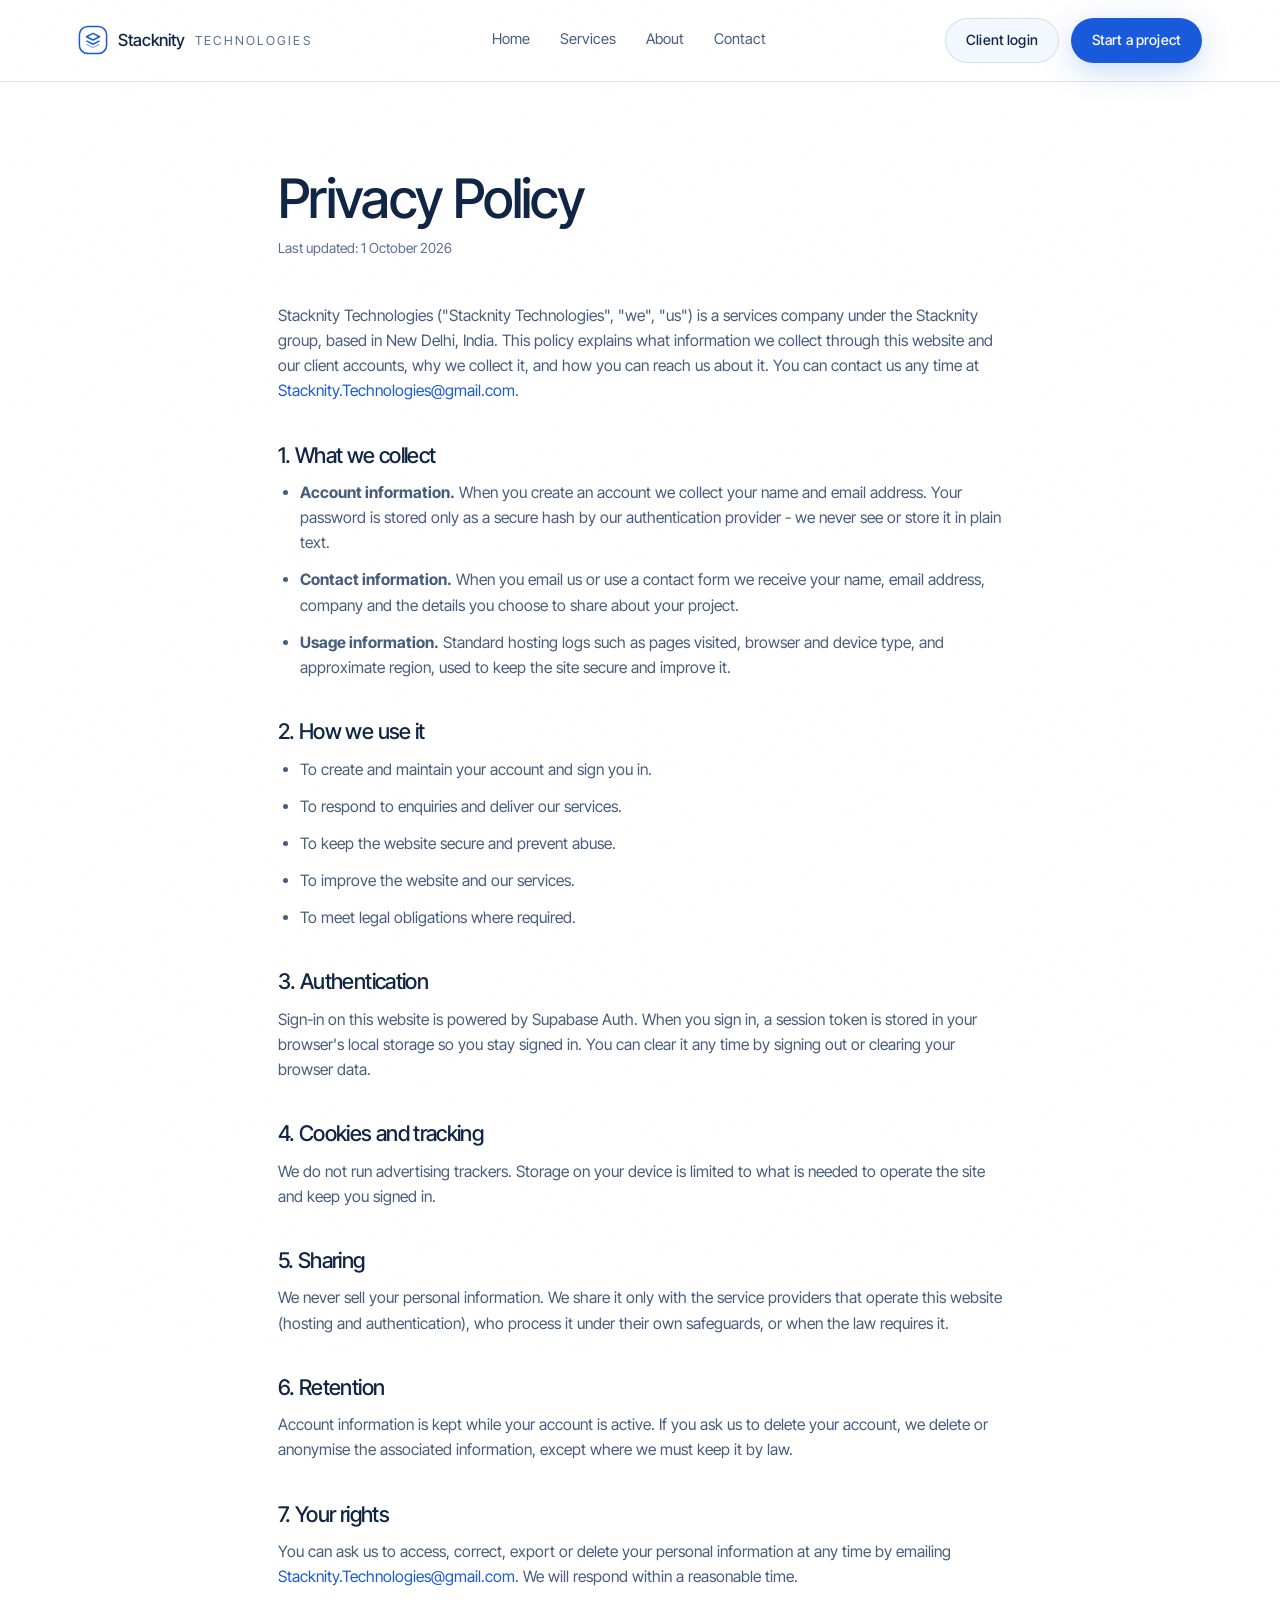
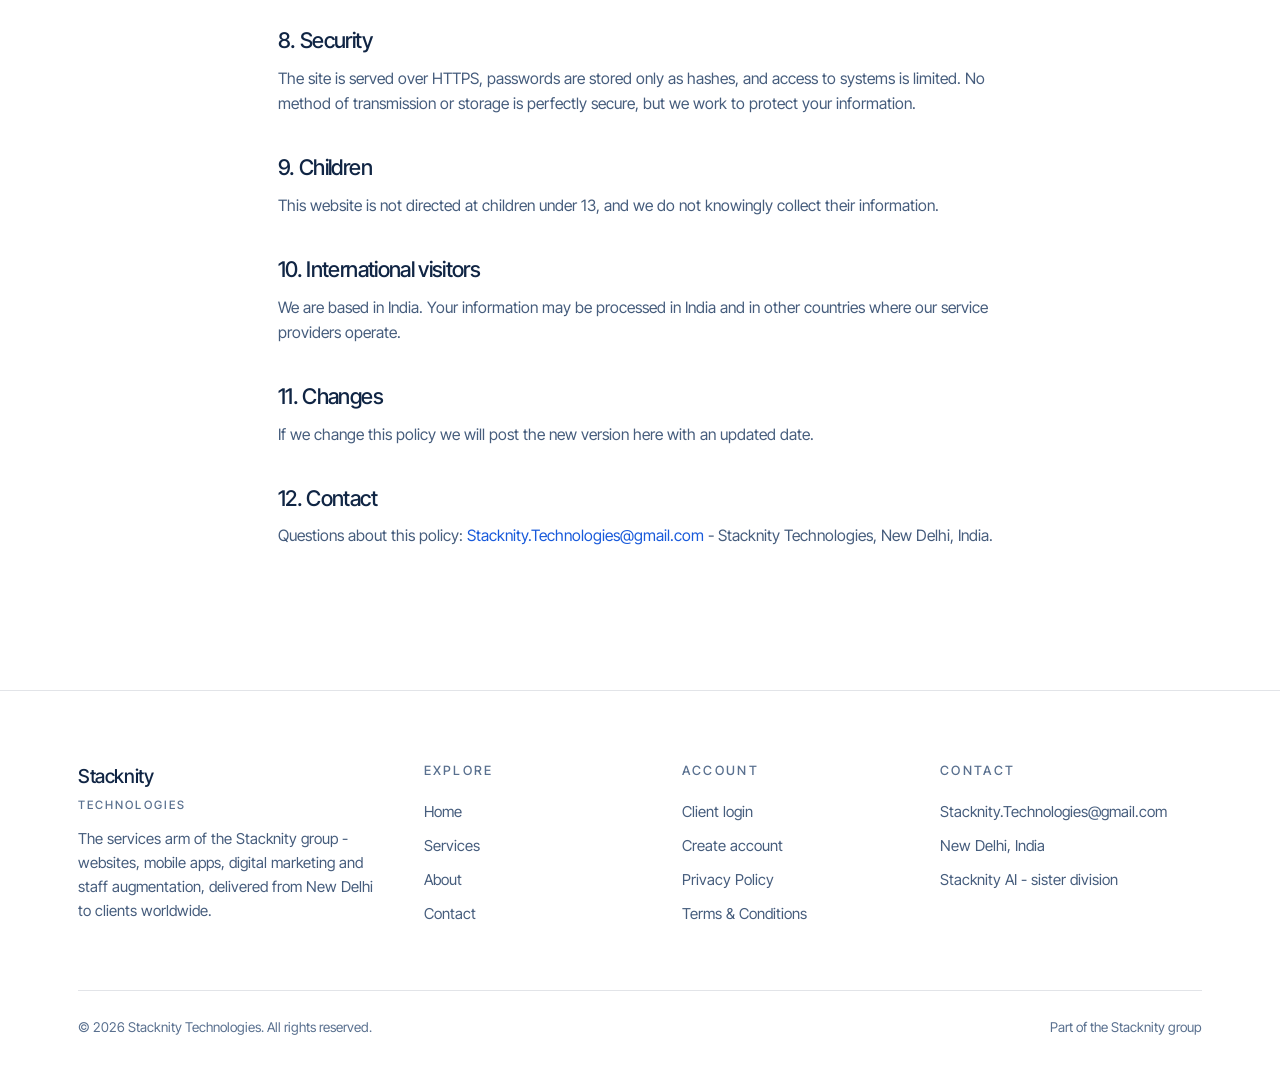
<file: privacy.html>
<!DOCTYPE html>
<html lang="en">
<head>
<meta charset="UTF-8">
<meta name="viewport" content="width=device-width, initial-scale=1, viewport-fit=cover">
<title>Privacy Policy - Stacknity Technologies</title>
<meta name="description" content="How Stacknity Technologies collects, uses and protects your personal information.">
<link rel="icon" href="data:image/svg+xml,%3Csvg xmlns=%22http://www.w3.org/2000/svg%22 viewBox=%220 0 32 32%22%3E%3Crect width=%2232%22 height=%2232%22 rx=%228%22 fill=%22%23060a08%22/%3E%3Cpath d=%22M9 12.5l7-3.5 7 3.5-7 3.5-7-3.5z%22 fill=%22none%22 stroke=%22%236fffb4%22 stroke-width=%221.6%22 stroke-linejoin=%22round%22/%3E%3Cpath d=%22M9 17l7 3.5 7-3.5M9 20.5l7 3.5 7-3.5%22 fill=%22none%22 stroke=%22%236fffb4%22 stroke-width=%221.5%22 stroke-linejoin=%22round%22/%3E%3C/svg%3E">
<link rel="preconnect" href="https://fonts.googleapis.com">
<link rel="preconnect" href="https://fonts.gstatic.com" crossorigin>
<link href="https://fonts.googleapis.com/css2?family=Inter+Tight:wght@400;500&display=swap" rel="stylesheet">
<link rel="stylesheet" href="styles.css">
<link rel="canonical" href="https://ravishankarbera.github.io/Stacknity-Technologies/privacy.html">
<meta name="robots" content="index, follow, max-image-preview:large">
<meta property="og:title" content="Privacy Policy - Stacknity Technologies">
<meta property="og:description" content="How Stacknity Technologies collects, uses and protects your personal information.">
<meta property="og:type" content="website">
<meta property="og:site_name" content="Stacknity Technologies">
<meta property="og:url" content="https://ravishankarbera.github.io/Stacknity-Technologies/privacy.html">
<meta property="og:image" content="https://ravishankarbera.github.io/Stacknity-Technologies/hero-tech.webp">
<meta name="twitter:card" content="summary_large_image">
<meta name="twitter:title" content="Privacy Policy - Stacknity Technologies">
<meta name="twitter:description" content="How Stacknity Technologies collects, uses and protects your personal information.">
<meta name="twitter:image" content="https://ravishankarbera.github.io/Stacknity-Technologies/hero-tech.webp">
<meta name="author" content="Ravi Shankar Bera">
</head>
<body>
<div class="grain" aria-hidden="true"></div>
<nav class="nav" id="nav">
  <div class="nav-inner">
    <a class="brand" href="index.html" aria-label="Stacknity Technologies home">
      <svg class="mark" viewBox="0 0 32 32" fill="none" aria-hidden="true"><rect x="1.5" y="1.5" width="29" height="29" rx="9" stroke="#6fffb4" stroke-width="1.6"/><path d="M9 12.5l7-3.5 7 3.5-7 3.5-7-3.5z" stroke="#6fffb4" stroke-width="1.6" stroke-linejoin="round"/><path d="M9 17l7 3.5 7-3.5" stroke="#6fffb4" stroke-width="1.6" stroke-linejoin="round"/><path d="M9 20.5l7 3.5 7-3.5" stroke="#6fffb4" stroke-width="1.4" stroke-linejoin="round" opacity=".5"/></svg>
      <b>Stacknity</b><span>Technologies</span>
    </a>
    <div class="nav-links">
      <a href="index.html">Home</a>
      <a href="services.html">Services</a>
      <a href="about.html">About</a>
      <a href="contact.html">Contact</a>
    </div>
    <div class="nav-cta">
      <a class="btn btn-ghost sm" href="login.html">Client login</a>
      <a class="btn btn-primary sm" href="contact.html">Start a project</a>
    </div>
    <button class="nav-toggle" id="nav-toggle" aria-label="Menu"><i></i><i></i></button>
  </div>
</nav>
<div class="mobile-menu" id="mobile-menu">
  <a href="index.html">Home</a>
  <a href="services.html">Services</a>
  <a href="about.html">About</a>
  <a href="contact.html">Contact</a>
  <a href="login.html">Client login</a>
  <a class="btn btn-primary mm-cta" href="contact.html" style="justify-content:center;border:0">Start a project</a>
</div>
<section class="legal">
  <h1>Privacy Policy</h1>
  <p class="upd">Last updated: 1 October 2026</p>
  <p>Stacknity Technologies ("Stacknity Technologies", "we", "us") is a services company under the Stacknity group, based in New Delhi, India. This policy explains what information we collect through this website and our client accounts, why we collect it, and how you can reach us about it. You can contact us any time at <a href="mailto:Stacknity.Technologies@gmail.com">Stacknity.Technologies@gmail.com</a>.</p>
  <h2>1. What we collect</h2>
  <ul>
    <li><b>Account information.</b> When you create an account we collect your name and email address. Your password is stored only as a secure hash by our authentication provider - we never see or store it in plain text.</li>
    <li><b>Contact information.</b> When you email us or use a contact form we receive your name, email address, company and the details you choose to share about your project.</li>
    <li><b>Usage information.</b> Standard hosting logs such as pages visited, browser and device type, and approximate region, used to keep the site secure and improve it.</li>
  </ul>
  <h2>2. How we use it</h2>
  <ul>
    <li>To create and maintain your account and sign you in.</li>
    <li>To respond to enquiries and deliver our services.</li>
    <li>To keep the website secure and prevent abuse.</li>
    <li>To improve the website and our services.</li>
    <li>To meet legal obligations where required.</li>
  </ul>
  <h2>3. Authentication</h2>
  <p>Sign-in on this website is powered by Supabase Auth. When you sign in, a session token is stored in your browser's local storage so you stay signed in. You can clear it any time by signing out or clearing your browser data.</p>
  <h2>4. Cookies and tracking</h2>
  <p>We do not run advertising trackers. Storage on your device is limited to what is needed to operate the site and keep you signed in.</p>
  <h2>5. Sharing</h2>
  <p>We never sell your personal information. We share it only with the service providers that operate this website (hosting and authentication), who process it under their own safeguards, or when the law requires it.</p>
  <h2>6. Retention</h2>
  <p>Account information is kept while your account is active. If you ask us to delete your account, we delete or anonymise the associated information, except where we must keep it by law.</p>
  <h2>7. Your rights</h2>
  <p>You can ask us to access, correct, export or delete your personal information at any time by emailing <a href="mailto:Stacknity.Technologies@gmail.com">Stacknity.Technologies@gmail.com</a>. We will respond within a reasonable time.</p>
  <h2>8. Security</h2>
  <p>The site is served over HTTPS, passwords are stored only as hashes, and access to systems is limited. No method of transmission or storage is perfectly secure, but we work to protect your information.</p>
  <h2>9. Children</h2>
  <p>This website is not directed at children under 13, and we do not knowingly collect their information.</p>
  <h2>10. International visitors</h2>
  <p>We are based in India. Your information may be processed in India and in other countries where our service providers operate.</p>
  <h2>11. Changes</h2>
  <p>If we change this policy we will post the new version here with an updated date.</p>
  <h2>12. Contact</h2>
  <p>Questions about this policy: <a href="mailto:Stacknity.Technologies@gmail.com">Stacknity.Technologies@gmail.com</a> - Stacknity Technologies, New Delhi, India.</p>
</section>
<footer class="footer">
  <div class="wrap">
    <div class="footer-grid">
      <div>
        <div class="fbrand">Stacknity<span>Technologies</span></div>
        <p>The services arm of the Stacknity group - websites, mobile apps, digital marketing and staff augmentation, delivered from New Delhi to clients worldwide.</p>
      </div>
      <div>
        <h4>Explore</h4>
        <a href="index.html">Home</a>
        <a href="services.html">Services</a>
        <a href="about.html">About</a>
        <a href="contact.html">Contact</a>
      </div>
      <div>
        <h4>Account</h4>
        <a href="login.html">Client login</a>
        <a href="signup.html">Create account</a>
        <a href="privacy.html">Privacy Policy</a>
        <a href="terms.html">Terms &amp; Conditions</a>
      </div>
      <div>
        <h4>Contact</h4>
        <a href="mailto:Stacknity.Technologies@gmail.com">Stacknity.Technologies@gmail.com</a>
        <p>New Delhi, India</p>
        <a href="https://ravishankarbera.github.io/stacknity.ai/" target="_blank" rel="noopener">Stacknity AI - sister division</a>
      </div>
    </div>
    <div class="footer-bottom">
      <span>&copy; <span id="year">2026</span> Stacknity Technologies. All rights reserved.</span>
      <span>Part of the Stacknity group</span>
    </div>
  </div>
</footer>
<script src="site.js"></script>
</body></html>
</file>
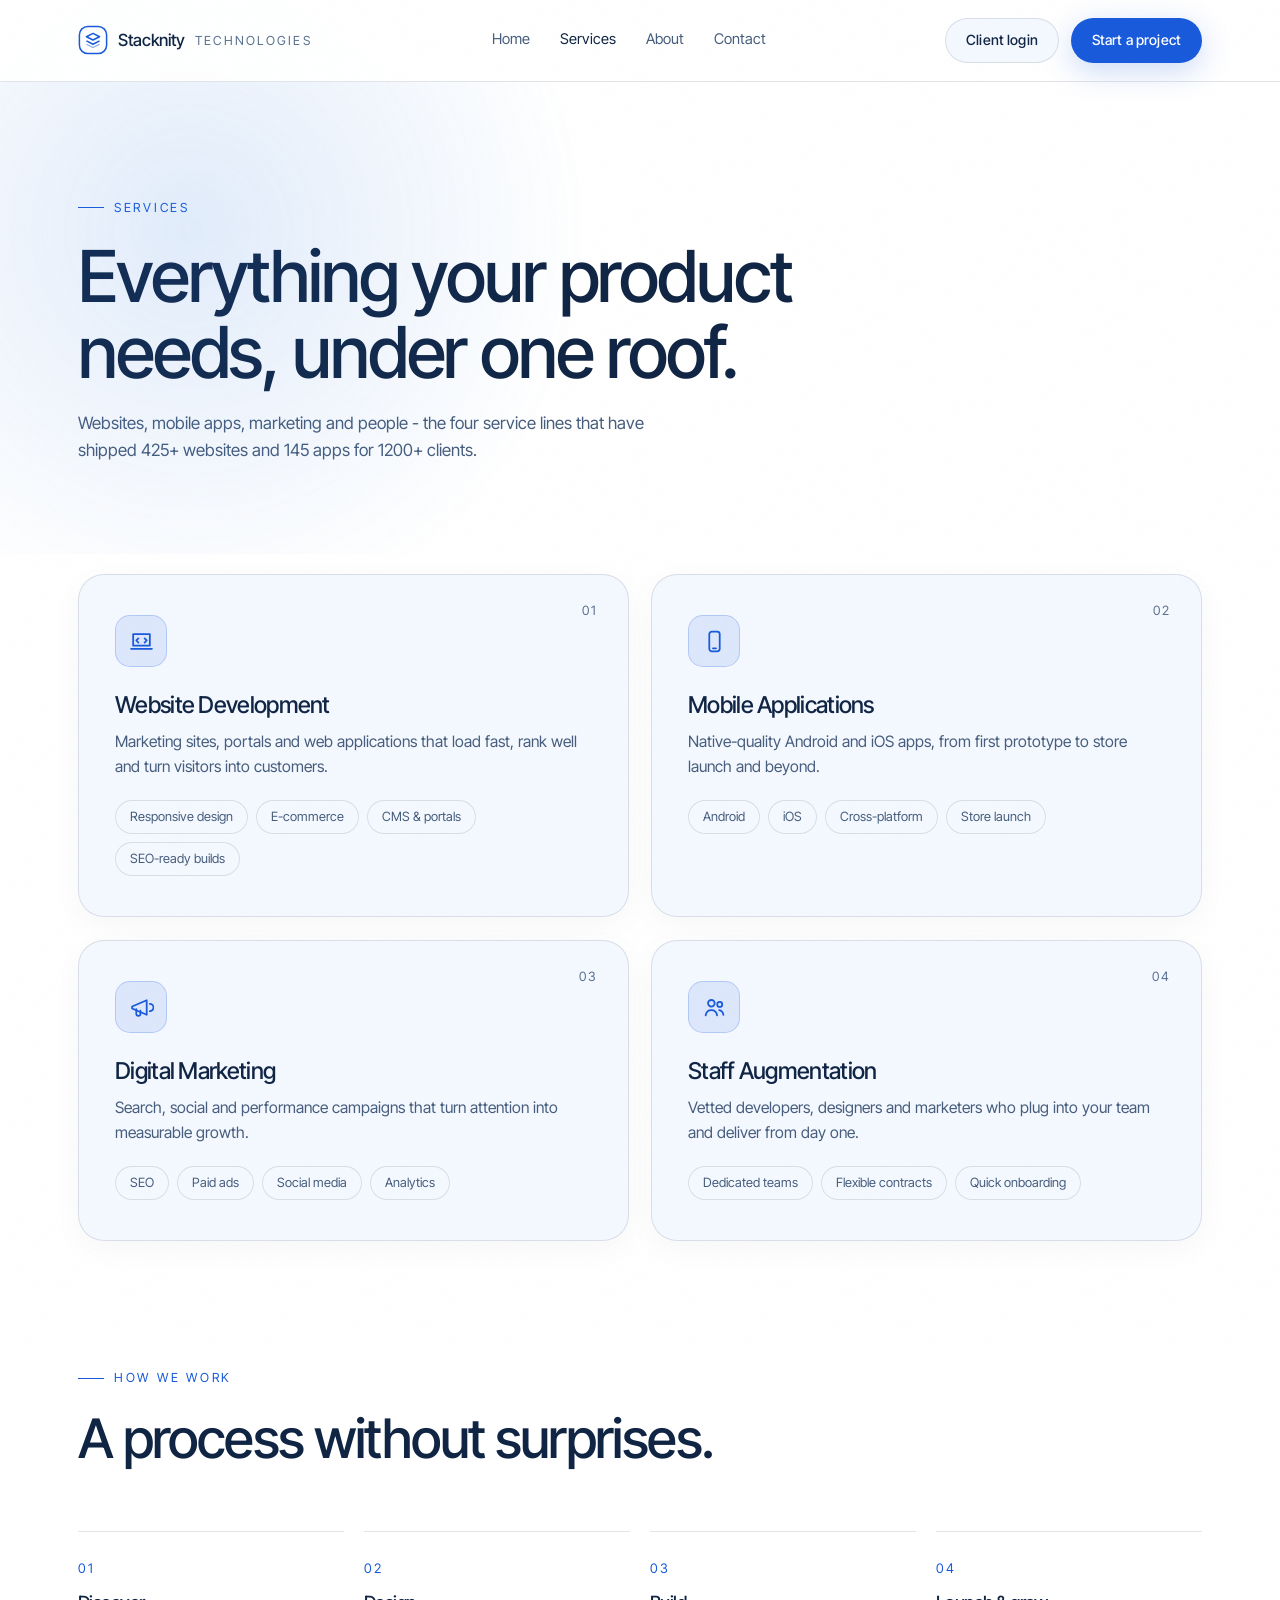
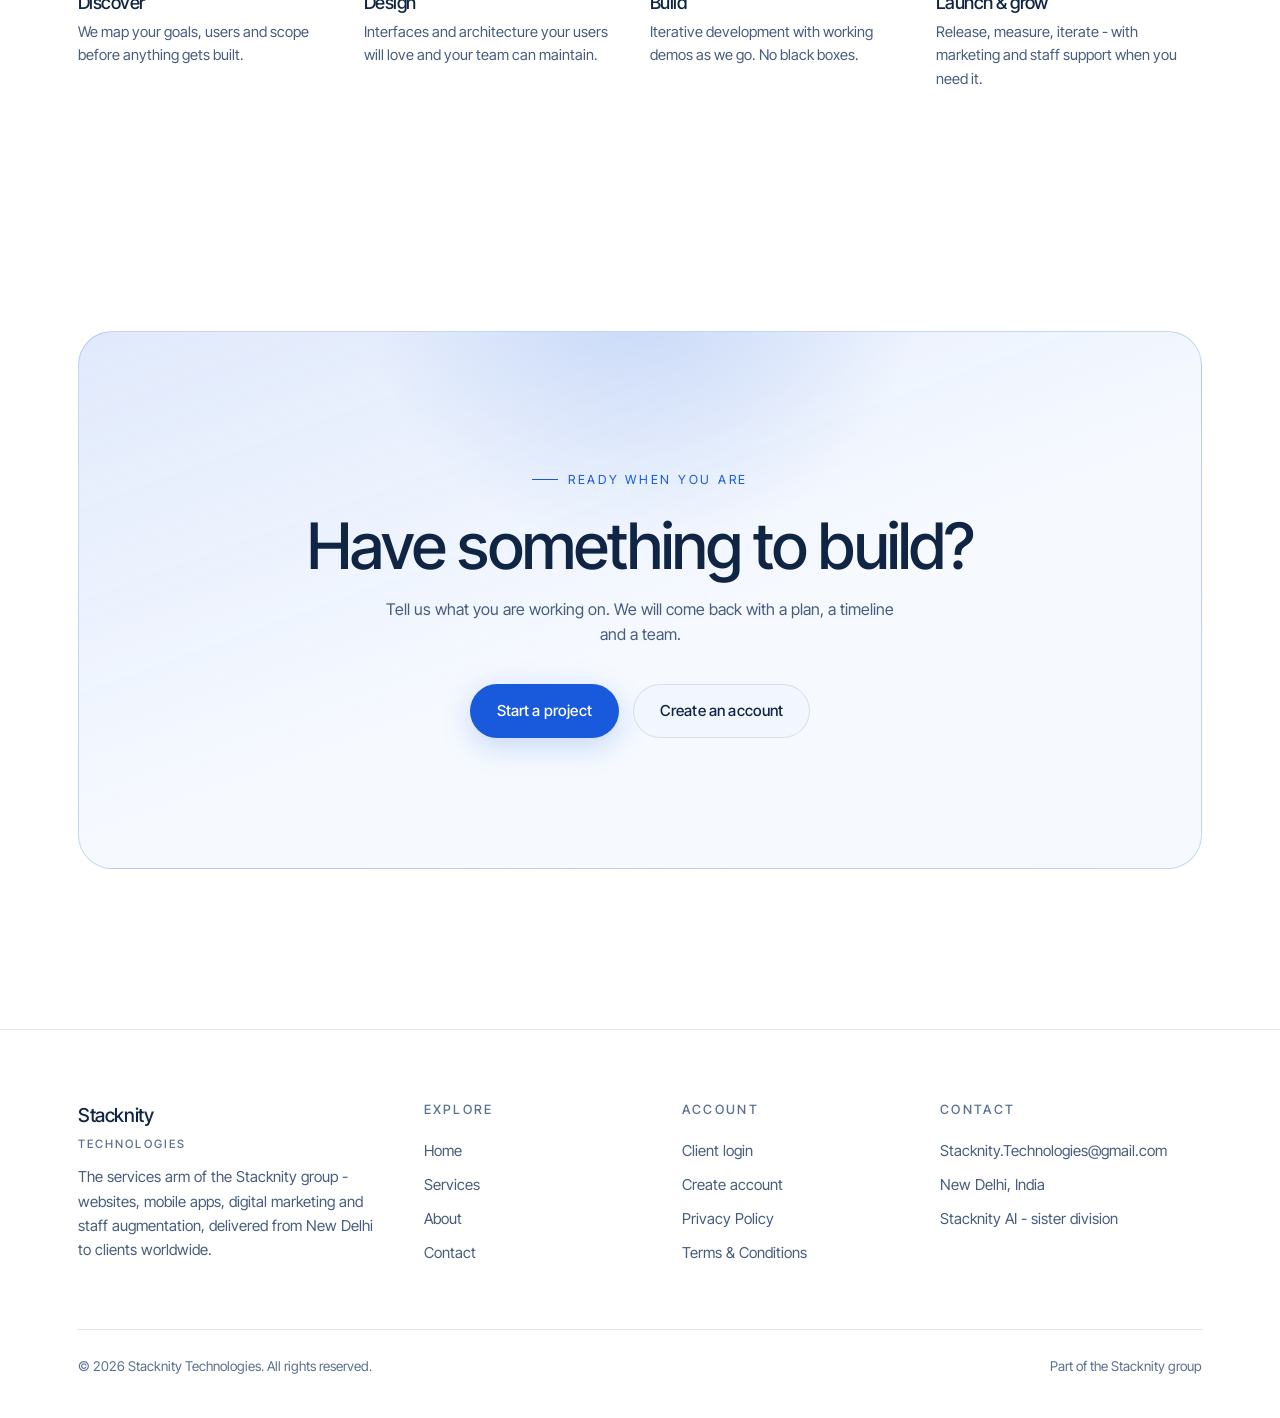
<file: services.html>
<!DOCTYPE html>
<html lang="en">
<head>
<meta charset="UTF-8">
<meta name="viewport" content="width=device-width, initial-scale=1, viewport-fit=cover">
<title>Services - Stacknity Technologies</title>
<meta name="description" content="Website development, Android and iOS mobile applications, digital marketing and staff augmentation - the four service lines of Stacknity Technologies.">
<link rel="icon" href="data:image/svg+xml,%3Csvg xmlns=%22http://www.w3.org/2000/svg%22 viewBox=%220 0 32 32%22%3E%3Crect width=%2232%22 height=%2232%22 rx=%228%22 fill=%22%23060a08%22/%3E%3Cpath d=%22M9 12.5l7-3.5 7 3.5-7 3.5-7-3.5z%22 fill=%22none%22 stroke=%22%236fffb4%22 stroke-width=%221.6%22 stroke-linejoin=%22round%22/%3E%3Cpath d=%22M9 17l7 3.5 7-3.5M9 20.5l7 3.5 7-3.5%22 fill=%22none%22 stroke=%22%236fffb4%22 stroke-width=%221.5%22 stroke-linejoin=%22round%22/%3E%3C/svg%3E">
<link rel="preconnect" href="https://fonts.googleapis.com">
<link rel="preconnect" href="https://fonts.gstatic.com" crossorigin>
<link href="https://fonts.googleapis.com/css2?family=Inter+Tight:wght@400;500&display=swap" rel="stylesheet">
<link rel="stylesheet" href="styles.css">
<link rel="canonical" href="https://ravishankarbera.github.io/Stacknity-Technologies/services.html">
<meta name="robots" content="index, follow, max-image-preview:large">
<meta property="og:title" content="Services - Stacknity Technologies">
<meta property="og:description" content="Website development, Android and iOS mobile applications, digital marketing and staff augmentation - the four service lines of Stacknity Technologies.">
<meta property="og:type" content="website">
<meta property="og:site_name" content="Stacknity Technologies">
<meta property="og:url" content="https://ravishankarbera.github.io/Stacknity-Technologies/services.html">
<meta property="og:image" content="https://ravishankarbera.github.io/Stacknity-Technologies/hero-tech.webp">
<meta name="twitter:card" content="summary_large_image">
<meta name="twitter:title" content="Services - Stacknity Technologies">
<meta name="twitter:description" content="Website development, Android and iOS mobile applications, digital marketing and staff augmentation - the four service lines of Stacknity Technologies.">
<meta name="twitter:image" content="https://ravishankarbera.github.io/Stacknity-Technologies/hero-tech.webp">
<meta name="author" content="Ravi Shankar Bera">
</head>
<body>
<div class="grain" aria-hidden="true"></div>
<nav class="nav" id="nav">
  <div class="nav-inner">
    <a class="brand" href="index.html" aria-label="Stacknity Technologies home">
      <svg class="mark" viewBox="0 0 32 32" fill="none" aria-hidden="true"><rect x="1.5" y="1.5" width="29" height="29" rx="9" stroke="#6fffb4" stroke-width="1.6"/><path d="M9 12.5l7-3.5 7 3.5-7 3.5-7-3.5z" stroke="#6fffb4" stroke-width="1.6" stroke-linejoin="round"/><path d="M9 17l7 3.5 7-3.5" stroke="#6fffb4" stroke-width="1.6" stroke-linejoin="round"/><path d="M9 20.5l7 3.5 7-3.5" stroke="#6fffb4" stroke-width="1.4" stroke-linejoin="round" opacity=".5"/></svg>
      <b>Stacknity</b><span>Technologies</span>
    </a>
    <div class="nav-links">
      <a href="index.html">Home</a>
      <a href="services.html" class="active">Services</a>
      <a href="about.html">About</a>
      <a href="contact.html">Contact</a>
    </div>
    <div class="nav-cta">
      <a class="btn btn-ghost sm" href="login.html">Client login</a>
      <a class="btn btn-primary sm" href="contact.html">Start a project</a>
    </div>
    <button class="nav-toggle" id="nav-toggle" aria-label="Menu"><i></i><i></i></button>
  </div>
</nav>
<div class="mobile-menu" id="mobile-menu">
  <a href="index.html">Home</a>
  <a href="services.html">Services</a>
  <a href="about.html">About</a>
  <a href="contact.html">Contact</a>
  <a href="login.html">Client login</a>
  <a class="btn btn-primary mm-cta" href="contact.html" style="justify-content:center;border:0">Start a project</a>
</div>
<section class="page-hero">
  <div class="hero-bg"><div class="hero-glow"></div></div>
  <div class="wrap">
    <div class="eyebrow reveal">Services</div>
    <h1 class="reveal" style="--d:.08s">Everything your product needs, <span class="grad">under one roof.</span></h1>
    <p class="reveal" style="--d:.16s">Websites, mobile apps, marketing and people - the four service lines that have shipped 425+ websites and 145 apps for 1200+ clients.</p>
  </div>
</section>
<section class="section" style="padding-top:20px">
  <div class="wrap">
    <div class="svc-grid">
      <div class="svc reveal"><span class="idx">01</span><div class="icon"><svg viewBox="0 0 24 24"><path d="M4 5h16v11H4z"/><path d="M2 19h20"/><path d="M9 9l-2 2 2 2M15 9l2 2-2 2"/></svg></div><h3>Website Development</h3><p>Marketing sites, portals and web applications that load fast, rank well and turn visitors into customers.</p><ul><li>Responsive design</li><li>E-commerce</li><li>CMS &amp; portals</li><li>SEO-ready builds</li></ul></div>
      <div class="svc reveal" style="--d:.08s"><span class="idx">02</span><div class="icon"><svg viewBox="0 0 24 24"><rect x="7" y="2.5" width="10" height="19" rx="2.5"/><path d="M10.5 18.5h3"/></svg></div><h3>Mobile Applications</h3><p>Native-quality Android and iOS apps, from first prototype to store launch and beyond.</p><ul><li>Android</li><li>iOS</li><li>Cross-platform</li><li>Store launch</li></ul></div>
      <div class="svc reveal" style="--d:.16s"><span class="idx">03</span><div class="icon"><svg viewBox="0 0 24 24"><path d="M3 11l14-6v14L3 13v-2z"/><path d="M7 13.5V18a2 2 0 0 0 4 0v-3"/><path d="M20 8.5a3.5 3.5 0 0 1 0 7"/></svg></div><h3>Digital Marketing</h3><p>Search, social and performance campaigns that turn attention into measurable growth.</p><ul><li>SEO</li><li>Paid ads</li><li>Social media</li><li>Analytics</li></ul></div>
      <div class="svc reveal" style="--d:.24s"><span class="idx">04</span><div class="icon"><svg viewBox="0 0 24 24"><circle cx="9" cy="8" r="3.2"/><path d="M3.5 19.5c.6-3.2 2.8-5 5.5-5s4.9 1.8 5.5 5"/><circle cx="17" cy="9" r="2.4"/><path d="M16.5 14.6c2.1.3 3.6 1.9 4 4.4"/></svg></div><h3>Staff Augmentation</h3><p>Vetted developers, designers and marketers who plug into your team and deliver from day one.</p><ul><li>Dedicated teams</li><li>Flexible contracts</li><li>Quick onboarding</li></ul></div>
    </div>
  </div>
</section>
<section class="section" style="padding-top:0">
  <div class="wrap">
    <div class="sec-head reveal"><div class="eyebrow">How we work</div><h2>A process without surprises.</h2></div>
    <div class="process">
      <div class="step reveal"><h3>Discover</h3><p>We map your goals, users and scope before anything gets built.</p></div>
      <div class="step reveal" style="--d:.08s"><h3>Design</h3><p>Interfaces and architecture your users will love and your team can maintain.</p></div>
      <div class="step reveal" style="--d:.16s"><h3>Build</h3><p>Iterative development with working demos as we go. No black boxes.</p></div>
      <div class="step reveal" style="--d:.24s"><h3>Launch &amp; grow</h3><p>Release, measure, iterate - with marketing and staff support when you need it.</p></div>
    </div>
  </div>
</section>
<section class="section"><div class="wrap"><div class="cta-band reveal"><div class="eyebrow" style="justify-content:center">Ready when you are</div><h2>Have something to build?</h2><p>Tell us what you are working on. We will come back with a plan, a timeline and a team.</p><div class="hero-cta" style="justify-content:center"><a class="btn btn-primary" href="contact.html">Start a project</a><a class="btn btn-ghost" href="signup.html">Create an account</a></div></div></div></section>
<footer class="footer">
  <div class="wrap">
    <div class="footer-grid">
      <div>
        <div class="fbrand">Stacknity<span>Technologies</span></div>
        <p>The services arm of the Stacknity group - websites, mobile apps, digital marketing and staff augmentation, delivered from New Delhi to clients worldwide.</p>
      </div>
      <div>
        <h4>Explore</h4>
        <a href="index.html">Home</a>
        <a href="services.html">Services</a>
        <a href="about.html">About</a>
        <a href="contact.html">Contact</a>
      </div>
      <div>
        <h4>Account</h4>
        <a href="login.html">Client login</a>
        <a href="signup.html">Create account</a>
        <a href="privacy.html">Privacy Policy</a>
        <a href="terms.html">Terms &amp; Conditions</a>
      </div>
      <div>
        <h4>Contact</h4>
        <a href="mailto:Stacknity.Technologies@gmail.com">Stacknity.Technologies@gmail.com</a>
        <p>New Delhi, India</p>
        <a href="https://ravishankarbera.github.io/stacknity.ai/" target="_blank" rel="noopener">Stacknity AI - sister division</a>
      </div>
    </div>
    <div class="footer-bottom">
      <span>&copy; <span id="year">2026</span> Stacknity Technologies. All rights reserved.</span>
      <span>Part of the Stacknity group</span>
    </div>
  </div>
</footer>
<script src="site.js"></script>
</body></html>
</file>
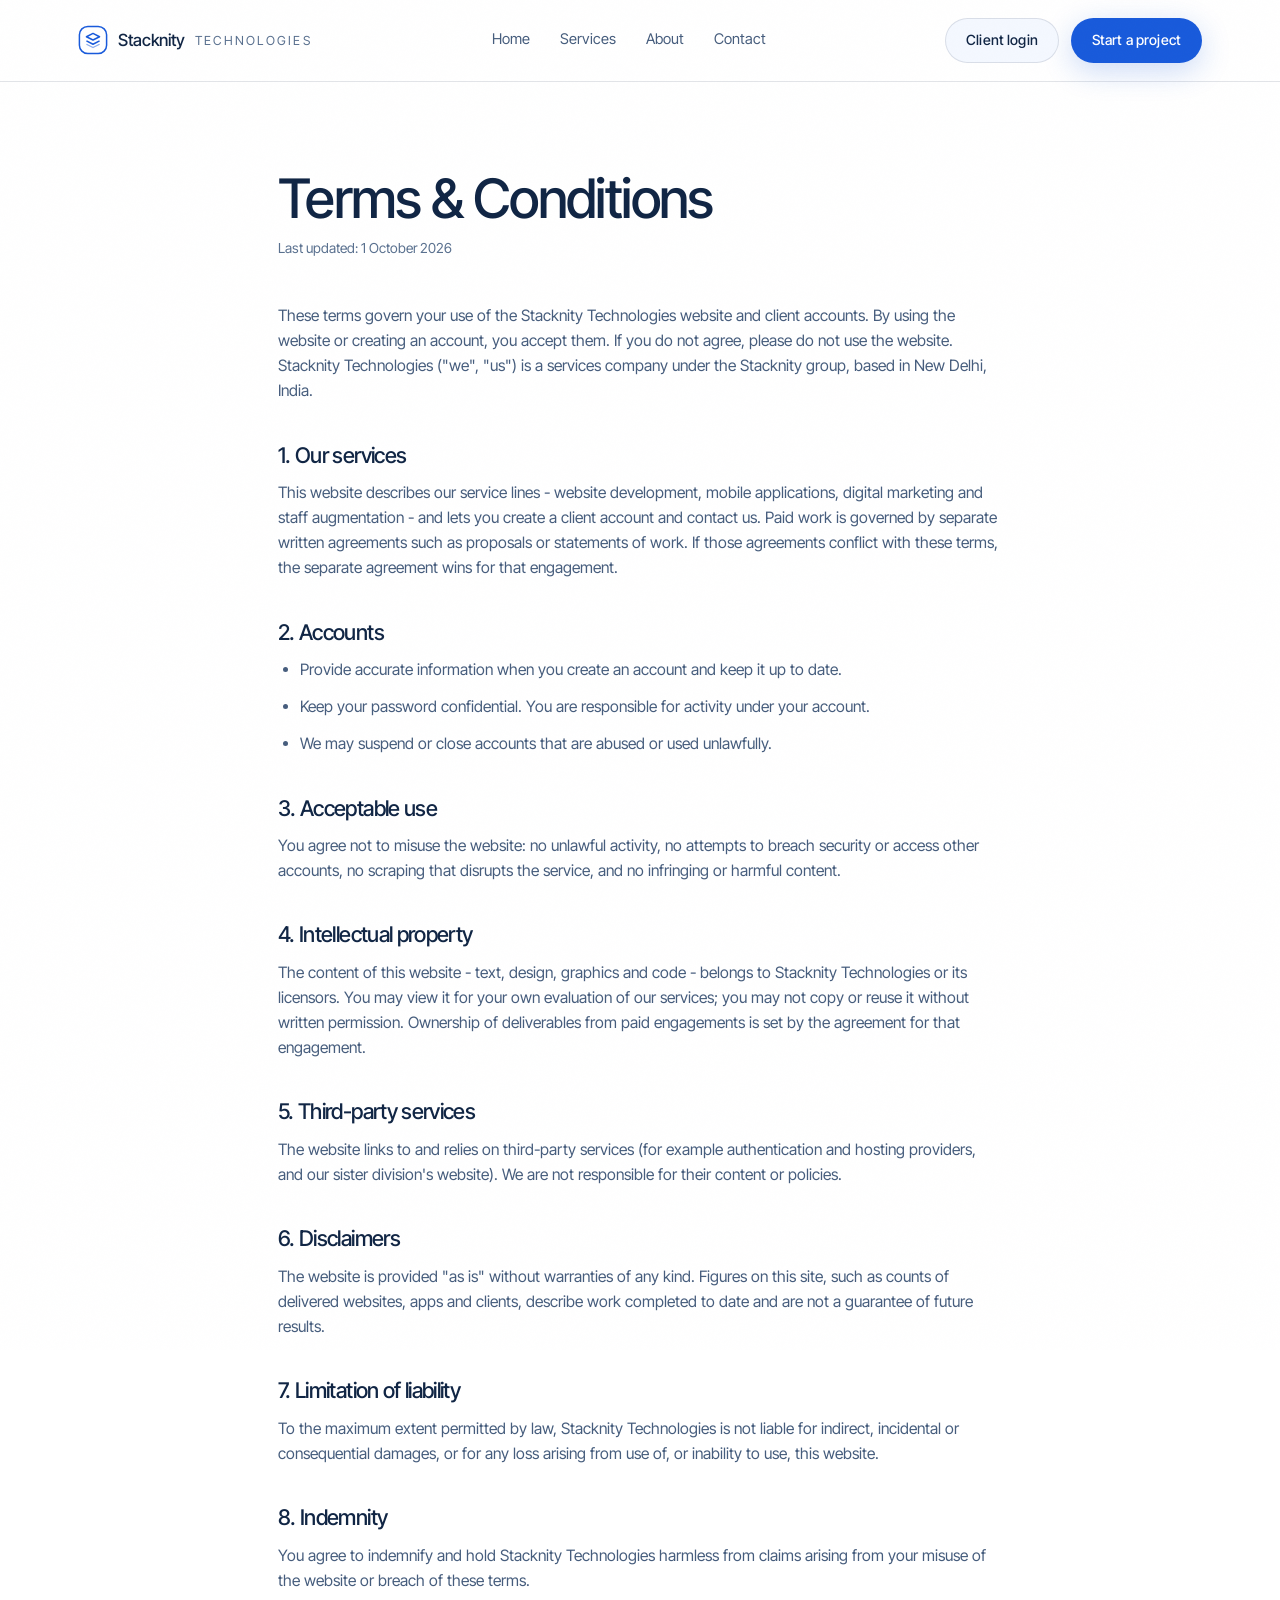
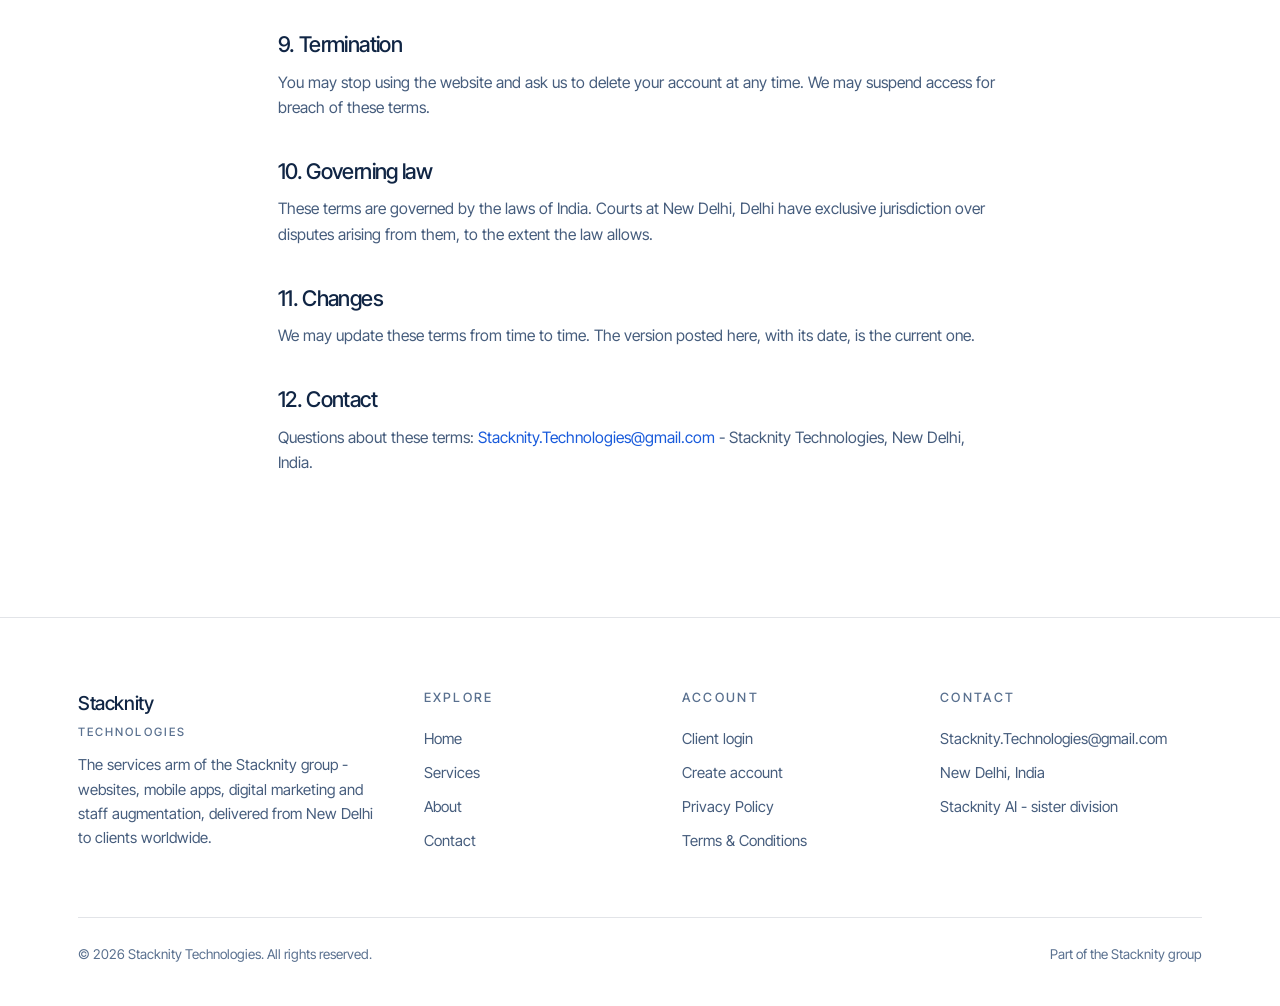
<file: terms.html>
<!DOCTYPE html>
<html lang="en">
<head>
<meta charset="UTF-8">
<meta name="viewport" content="width=device-width, initial-scale=1, viewport-fit=cover">
<title>Terms & Conditions - Stacknity Technologies</title>
<meta name="description" content="The terms that govern use of the Stacknity Technologies website and client accounts.">
<link rel="icon" href="data:image/svg+xml,%3Csvg xmlns=%22http://www.w3.org/2000/svg%22 viewBox=%220 0 32 32%22%3E%3Crect width=%2232%22 height=%2232%22 rx=%228%22 fill=%22%23060a08%22/%3E%3Cpath d=%22M9 12.5l7-3.5 7 3.5-7 3.5-7-3.5z%22 fill=%22none%22 stroke=%22%236fffb4%22 stroke-width=%221.6%22 stroke-linejoin=%22round%22/%3E%3Cpath d=%22M9 17l7 3.5 7-3.5M9 20.5l7 3.5 7-3.5%22 fill=%22none%22 stroke=%22%236fffb4%22 stroke-width=%221.5%22 stroke-linejoin=%22round%22/%3E%3C/svg%3E">
<link rel="preconnect" href="https://fonts.googleapis.com">
<link rel="preconnect" href="https://fonts.gstatic.com" crossorigin>
<link href="https://fonts.googleapis.com/css2?family=Inter+Tight:wght@400;500&display=swap" rel="stylesheet">
<link rel="stylesheet" href="styles.css">
<link rel="canonical" href="https://ravishankarbera.github.io/Stacknity-Technologies/terms.html">
<meta name="robots" content="index, follow, max-image-preview:large">
<meta property="og:title" content="Terms & Conditions - Stacknity Technologies">
<meta property="og:description" content="The terms that govern use of the Stacknity Technologies website and client accounts.">
<meta property="og:type" content="website">
<meta property="og:site_name" content="Stacknity Technologies">
<meta property="og:url" content="https://ravishankarbera.github.io/Stacknity-Technologies/terms.html">
<meta property="og:image" content="https://ravishankarbera.github.io/Stacknity-Technologies/hero-tech.webp">
<meta name="twitter:card" content="summary_large_image">
<meta name="twitter:title" content="Terms & Conditions - Stacknity Technologies">
<meta name="twitter:description" content="The terms that govern use of the Stacknity Technologies website and client accounts.">
<meta name="twitter:image" content="https://ravishankarbera.github.io/Stacknity-Technologies/hero-tech.webp">
<meta name="author" content="Ravi Shankar Bera">
</head>
<body>
<div class="grain" aria-hidden="true"></div>
<nav class="nav" id="nav">
  <div class="nav-inner">
    <a class="brand" href="index.html" aria-label="Stacknity Technologies home">
      <svg class="mark" viewBox="0 0 32 32" fill="none" aria-hidden="true"><rect x="1.5" y="1.5" width="29" height="29" rx="9" stroke="#6fffb4" stroke-width="1.6"/><path d="M9 12.5l7-3.5 7 3.5-7 3.5-7-3.5z" stroke="#6fffb4" stroke-width="1.6" stroke-linejoin="round"/><path d="M9 17l7 3.5 7-3.5" stroke="#6fffb4" stroke-width="1.6" stroke-linejoin="round"/><path d="M9 20.5l7 3.5 7-3.5" stroke="#6fffb4" stroke-width="1.4" stroke-linejoin="round" opacity=".5"/></svg>
      <b>Stacknity</b><span>Technologies</span>
    </a>
    <div class="nav-links">
      <a href="index.html">Home</a>
      <a href="services.html">Services</a>
      <a href="about.html">About</a>
      <a href="contact.html">Contact</a>
    </div>
    <div class="nav-cta">
      <a class="btn btn-ghost sm" href="login.html">Client login</a>
      <a class="btn btn-primary sm" href="contact.html">Start a project</a>
    </div>
    <button class="nav-toggle" id="nav-toggle" aria-label="Menu"><i></i><i></i></button>
  </div>
</nav>
<div class="mobile-menu" id="mobile-menu">
  <a href="index.html">Home</a>
  <a href="services.html">Services</a>
  <a href="about.html">About</a>
  <a href="contact.html">Contact</a>
  <a href="login.html">Client login</a>
  <a class="btn btn-primary mm-cta" href="contact.html" style="justify-content:center;border:0">Start a project</a>
</div>
<section class="legal">
  <h1>Terms &amp; Conditions</h1>
  <p class="upd">Last updated: 1 October 2026</p>
  <p>These terms govern your use of the Stacknity Technologies website and client accounts. By using the website or creating an account, you accept them. If you do not agree, please do not use the website. Stacknity Technologies ("we", "us") is a services company under the Stacknity group, based in New Delhi, India.</p>
  <h2>1. Our services</h2>
  <p>This website describes our service lines - website development, mobile applications, digital marketing and staff augmentation - and lets you create a client account and contact us. Paid work is governed by separate written agreements such as proposals or statements of work. If those agreements conflict with these terms, the separate agreement wins for that engagement.</p>
  <h2>2. Accounts</h2>
  <ul>
    <li>Provide accurate information when you create an account and keep it up to date.</li>
    <li>Keep your password confidential. You are responsible for activity under your account.</li>
    <li>We may suspend or close accounts that are abused or used unlawfully.</li>
  </ul>
  <h2>3. Acceptable use</h2>
  <p>You agree not to misuse the website: no unlawful activity, no attempts to breach security or access other accounts, no scraping that disrupts the service, and no infringing or harmful content.</p>
  <h2>4. Intellectual property</h2>
  <p>The content of this website - text, design, graphics and code - belongs to Stacknity Technologies or its licensors. You may view it for your own evaluation of our services; you may not copy or reuse it without written permission. Ownership of deliverables from paid engagements is set by the agreement for that engagement.</p>
  <h2>5. Third-party services</h2>
  <p>The website links to and relies on third-party services (for example authentication and hosting providers, and our sister division's website). We are not responsible for their content or policies.</p>
  <h2>6. Disclaimers</h2>
  <p>The website is provided "as is" without warranties of any kind. Figures on this site, such as counts of delivered websites, apps and clients, describe work completed to date and are not a guarantee of future results.</p>
  <h2>7. Limitation of liability</h2>
  <p>To the maximum extent permitted by law, Stacknity Technologies is not liable for indirect, incidental or consequential damages, or for any loss arising from use of, or inability to use, this website.</p>
  <h2>8. Indemnity</h2>
  <p>You agree to indemnify and hold Stacknity Technologies harmless from claims arising from your misuse of the website or breach of these terms.</p>
  <h2>9. Termination</h2>
  <p>You may stop using the website and ask us to delete your account at any time. We may suspend access for breach of these terms.</p>
  <h2>10. Governing law</h2>
  <p>These terms are governed by the laws of India. Courts at New Delhi, Delhi have exclusive jurisdiction over disputes arising from them, to the extent the law allows.</p>
  <h2>11. Changes</h2>
  <p>We may update these terms from time to time. The version posted here, with its date, is the current one.</p>
  <h2>12. Contact</h2>
  <p>Questions about these terms: <a href="mailto:Stacknity.Technologies@gmail.com">Stacknity.Technologies@gmail.com</a> - Stacknity Technologies, New Delhi, India.</p>
</section>
<footer class="footer">
  <div class="wrap">
    <div class="footer-grid">
      <div>
        <div class="fbrand">Stacknity<span>Technologies</span></div>
        <p>The services arm of the Stacknity group - websites, mobile apps, digital marketing and staff augmentation, delivered from New Delhi to clients worldwide.</p>
      </div>
      <div>
        <h4>Explore</h4>
        <a href="index.html">Home</a>
        <a href="services.html">Services</a>
        <a href="about.html">About</a>
        <a href="contact.html">Contact</a>
      </div>
      <div>
        <h4>Account</h4>
        <a href="login.html">Client login</a>
        <a href="signup.html">Create account</a>
        <a href="privacy.html">Privacy Policy</a>
        <a href="terms.html">Terms &amp; Conditions</a>
      </div>
      <div>
        <h4>Contact</h4>
        <a href="mailto:Stacknity.Technologies@gmail.com">Stacknity.Technologies@gmail.com</a>
        <p>New Delhi, India</p>
        <a href="https://ravishankarbera.github.io/stacknity.ai/" target="_blank" rel="noopener">Stacknity AI - sister division</a>
      </div>
    </div>
    <div class="footer-bottom">
      <span>&copy; <span id="year">2026</span> Stacknity Technologies. All rights reserved.</span>
      <span>Part of the Stacknity group</span>
    </div>
  </div>
</footer>
<script src="site.js"></script>
</body></html>
</file>
<file: styles.css>
/* Stacknity Technologies - design system
   DNA: spotlight reveal, glass, grain, entrance motion, 3D accents (original build) */
:root{
  --bg:#ffffff;
  --bg2:#f2f7ff;
  --fg:#102544;
  --fg-soft:#465d7d;
  --fg-faint:#59708f;
  --mint:#185adb;
  --mint-deep:#1245aa;
  --ink:#ffffff;
  --rule:rgba(16,37,68,.12);
  --glass:rgba(242,247,255,.8);
  --glass-strong:#eaf2ff;
  --ease:cubic-bezier(.22,.61,.36,1);
  --font:'Inter Tight','Helvetica Neue',Helvetica,Arial,sans-serif;
}
*{margin:0;padding:0;box-sizing:border-box}
html{-webkit-text-size-adjust:100%;scroll-behavior:smooth}
body{background:var(--bg);color:var(--fg);font-family:var(--font);font-weight:400;line-height:1.6;overflow-x:hidden}
::selection{background:var(--mint);color:var(--ink)}
img{max-width:100%;display:block}
a{color:inherit;text-decoration:none}
.wrap{max-width:1180px;margin:0 auto;padding:0 28px}
h1,h2,h3{font-weight:500;letter-spacing:-.03em;line-height:1.05}

/* film grain */
.grain{position:fixed;inset:-50%;width:200%;height:200%;pointer-events:none;z-index:2000;opacity:.06;
  background-image:url("data:image/svg+xml,%3Csvg xmlns='http://www.w3.org/2000/svg' width='240' height='240'%3E%3Cfilter id='n'%3E%3CfeTurbulence type='fractalNoise' baseFrequency='0.9' numOctaves='2' stitchTiles='stitch'/%3E%3C/filter%3E%3Crect width='100%25' height='100%25' filter='url(%23n)'/%3E%3C/svg%3E");
  animation:grain 8s steps(10) infinite}
@keyframes grain{0%,100%{transform:translate(0,0)}20%{transform:translate(-3%,2%)}40%{transform:translate(2%,-3%)}60%{transform:translate(-2%,-2%)}80%{transform:translate(3%,3%)}}

/* nav */
.nav{position:fixed;top:0;left:0;right:0;z-index:1000;transition:background .4s var(--ease),border-color .4s var(--ease);border-bottom:1px solid transparent}
.nav.scrolled{background:rgba(255,255,255,.72);backdrop-filter:blur(18px);-webkit-backdrop-filter:blur(18px);border-bottom-color:var(--rule)}
.nav-inner{max-width:1180px;margin:0 auto;padding:18px 28px;display:flex;align-items:center;justify-content:space-between;gap:24px}
.brand{display:flex;align-items:center;gap:10px;font-size:1.05rem;letter-spacing:-.02em}
.brand .mark{width:30px;height:30px;flex:none}
.brand b{font-weight:500}
.brand span{color:var(--fg-faint);font-size:.78rem;letter-spacing:.18em;text-transform:uppercase;margin-top:2px}
.nav-links{display:flex;gap:30px;align-items:center}
.nav-links a{color:var(--fg-soft);font-size:.92rem;transition:color .25s}
.nav-links a:hover,.nav-links a.active{color:var(--fg)}
.nav-cta{display:flex;gap:12px;align-items:center}
.nav-toggle{display:none;background:none;border:0;width:40px;height:40px;cursor:pointer;position:relative;z-index:1002}
.nav-toggle i{position:absolute;left:8px;right:8px;height:2px;background:var(--fg);transition:.35s var(--ease)}
.nav-toggle i:nth-child(1){top:14px}.nav-toggle i:nth-child(2){top:24px}
.nav-toggle.open i:nth-child(1){top:19px;transform:rotate(45deg)}
.nav-toggle.open i:nth-child(2){top:19px;transform:rotate(-45deg)}
.mobile-menu{position:fixed;inset:0;z-index:1001;background:rgba(255,255,255,.96);backdrop-filter:blur(24px);display:flex;flex-direction:column;justify-content:center;padding:0 32px;gap:8px;opacity:0;pointer-events:none;transition:opacity .4s var(--ease)}
.mobile-menu.open{opacity:1;pointer-events:auto}
.mobile-menu a{font-size:2rem;font-weight:500;letter-spacing:-.02em;padding:10px 0;border-bottom:1px solid var(--rule);color:var(--fg-soft)}
.mobile-menu a:hover{color:var(--mint)}
.mobile-menu .mm-cta{margin-top:22px;border:0}

/* buttons */
.btn{display:inline-flex;align-items:center;gap:9px;padding:14px 26px;border-radius:999px;font-size:.95rem;font-weight:500;letter-spacing:.01em;cursor:pointer;border:1px solid transparent;transition:transform .35s var(--ease),box-shadow .35s var(--ease),background .35s,color .35s;white-space:nowrap}
.btn:hover{transform:translateY(-2px)}
.btn-primary{background:var(--mint);color:var(--ink);box-shadow:0 8px 30px rgba(24,90,219,.22)}
.btn-primary:hover{box-shadow:0 14px 44px rgba(24,90,219,.34)}
.btn-ghost{background:var(--glass);border-color:var(--rule);color:var(--fg);backdrop-filter:blur(8px)}
.btn-ghost:hover{border-color:rgba(24,90,219,.45)}
.btn.sm{padding:10px 20px;font-size:.88rem}

/* hero */
.hero{position:relative;min-height:100vh;display:flex;align-items:center;padding:140px 0 80px;overflow:hidden}
.hero-bg{position:absolute;inset:0;pointer-events:none}
.hero-glow{position:absolute;width:900px;height:900px;left:-260px;top:-220px;background:radial-gradient(circle,rgba(40,118,223,.14),transparent 62%);filter:blur(10px)}
.rings{position:absolute;right:-8%;top:50%;width:min(64vw,760px);aspect-ratio:1;transform:translateY(-50%);perspective:1100px;opacity:.6}
.rings i{position:absolute;inset:0;border-radius:50%;border:1px solid rgba(24,90,219,.16);transform-style:preserve-3d}
.rings i:nth-child(1){transform:rotateX(72deg) rotateZ(0deg);animation:spin 26s linear infinite}
.rings i:nth-child(2){inset:11%;border-color:rgba(24,90,219,.11);transform:rotateX(72deg) rotateZ(60deg);animation:spin 34s linear infinite reverse}
.rings i:nth-child(3){inset:23%;border-style:dashed;border-color:rgba(24,90,219,.09);transform:rotateX(72deg) rotateZ(120deg);animation:spin 44s linear infinite}
@keyframes spin{from{transform:rotateX(72deg) rotateZ(0deg)}to{transform:rotateX(72deg) rotateZ(360deg)}}
.hero-grid{position:relative;display:grid;grid-template-columns:1.05fr .95fr;gap:48px;align-items:center;width:100%}
.eyebrow{display:inline-flex;align-items:center;gap:10px;font-size:.78rem;letter-spacing:.22em;text-transform:uppercase;color:var(--mint);margin-bottom:22px}
.eyebrow::before{content:"";width:26px;height:1px;background:var(--mint)}
.hero h1{font-size:clamp(2.9rem,6.4vw,5.4rem);margin-bottom:24px}
.hero h1 .grad{background:linear-gradient(100deg,var(--mint) 10%,#2876df 55%,var(--mint-deep) 90%);-webkit-background-clip:text;background-clip:text;color:transparent}
.hero-sub{color:var(--fg-soft);font-size:1.08rem;max-width:520px;margin-bottom:34px}
.hero-cta{display:flex;gap:14px;flex-wrap:wrap}
.hero-meta{display:flex;gap:26px;margin-top:46px;color:var(--fg-faint);font-size:.82rem;letter-spacing:.06em}
.hero-meta b{display:block;color:var(--fg);font-size:1.35rem;font-weight:500;letter-spacing:-.02em}

/* spotlight visual */
.hero-visual{position:relative;aspect-ratio:4/4.6;max-height:640px;justify-self:end;width:100%;max-width:520px}
.spot-base,.spot-reveal{position:absolute;inset:0;display:flex;align-items:center;justify-content:center}
.spot-base img,.spot-reveal img{width:100%;height:100%;object-fit:contain;mix-blend-mode:screen}
.spot-base img{filter:grayscale(.92) brightness(.42) contrast(1.06);opacity:.8}
.spot-reveal{--mx:50%;--my:40%;
  -webkit-mask-image:radial-gradient(circle 230px at var(--mx) var(--my),#000 0%,#000 38%,transparent 72%);
  mask-image:radial-gradient(circle 230px at var(--mx) var(--my),#000 0%,#000 38%,transparent 72%)}
.spot-hint{position:absolute;left:50%;bottom:-8px;transform:translateX(-50%);font-size:.72rem;letter-spacing:.2em;text-transform:uppercase;color:var(--fg-faint);white-space:nowrap}
.orb{position:absolute;border-radius:50%;pointer-events:none}
.orb.o1{width:14px;height:14px;background:var(--mint);box-shadow:0 0 24px 6px rgba(24,90,219,.5);top:16%;left:8%;animation:float1 7s ease-in-out infinite}
.orb.o2{width:8px;height:8px;background:#2876df;box-shadow:0 0 18px 4px rgba(24,90,219,.4);bottom:22%;right:10%;animation:float1 9s ease-in-out infinite reverse}
@keyframes float1{0%,100%{transform:translateY(0)}50%{transform:translateY(-18px)}}

/* marquee */
.marquee{border-top:1px solid var(--rule);border-bottom:1px solid var(--rule);overflow:hidden;padding:20px 0;background:rgba(255,255,255,.015)}
.marquee-track{display:flex;gap:56px;white-space:nowrap;width:max-content;animation:mq 30s linear infinite}
.marquee-track span{font-size:1rem;letter-spacing:.24em;text-transform:uppercase;color:var(--fg-faint)}
.marquee-track b{color:var(--mint);font-weight:400}
@keyframes mq{from{transform:translateX(0)}to{transform:translateX(-50%)}}

/* sections */
.section{padding:120px 0;position:relative}
.sec-head{max-width:720px;margin-bottom:64px}
.sec-head h2{font-size:clamp(2.1rem,4.4vw,3.4rem);margin-bottom:16px}
.sec-head p{color:var(--fg-soft);font-size:1.04rem}
.sec-head.center{margin-left:auto;margin-right:auto;text-align:center}
.sec-head.center .eyebrow{justify-content:center}

/* stats */
.stats{display:grid;grid-template-columns:repeat(4,1fr);gap:20px}
.stat{padding:38px 30px;border:1px solid var(--rule);border-radius:22px;background:var(--glass);backdrop-filter:blur(12px);position:relative;overflow:hidden}
.stat::after{content:"";position:absolute;inset:auto -30% -60% -30%;height:120%;background:radial-gradient(ellipse at bottom,rgba(24,90,219,.09),transparent 60%);pointer-events:none}
.stat .num{font-size:clamp(2.5rem,4.6vw,3.7rem);font-weight:500;letter-spacing:-.03em;color:var(--mint);line-height:1}
.stat .lbl{margin-top:10px;color:var(--fg-soft);font-size:.94rem}

/* service cards */
.svc-grid{display:grid;grid-template-columns:repeat(2,1fr);gap:22px}
.svc{position:relative;padding:40px 36px;border-radius:26px;border:1px solid var(--rule);background:var(--glass);backdrop-filter:blur(14px);transition:border-color .4s,box-shadow .4s;transform-style:preserve-3d;will-change:transform}
.svc:hover{border-color:rgba(24,90,219,.4);box-shadow:0 24px 70px rgba(16,37,68,.12)}
.svc .idx{position:absolute;top:26px;right:30px;font-size:.8rem;color:var(--fg-faint);letter-spacing:.14em}
.svc .icon{width:52px;height:52px;border-radius:15px;display:grid;place-items:center;background:rgba(24,90,219,.1);border:1px solid rgba(24,90,219,.22);margin-bottom:26px}
.svc .icon svg{width:25px;height:25px;stroke:var(--mint);fill:none;stroke-width:1.7;stroke-linecap:round;stroke-linejoin:round}
.svc h3{font-size:1.45rem;margin-bottom:12px}
.svc p{color:var(--fg-soft);font-size:.98rem;margin-bottom:20px}
.svc ul{list-style:none;display:flex;flex-wrap:wrap;gap:8px}
.svc ul li{font-size:.8rem;color:var(--fg-soft);border:1px solid var(--rule);border-radius:999px;padding:6px 14px;background:rgba(255,255,255,.02)}

/* split feature */
.split{display:grid;grid-template-columns:1fr 1fr;gap:64px;align-items:center}
.split h2{font-size:clamp(2rem,4vw,3rem);margin-bottom:18px}
.split p{color:var(--fg-soft);margin-bottom:16px}
.checks{list-style:none;margin-top:26px;display:grid;gap:14px}
.checks li{display:flex;gap:14px;align-items:flex-start;color:var(--fg-soft)}
.checks li svg{flex:none;width:20px;height:20px;stroke:var(--mint);fill:none;stroke-width:2;stroke-linecap:round;stroke-linejoin:round;margin-top:3px}
.panel{position:relative;border-radius:28px;border:1px solid var(--rule);background:var(--glass);backdrop-filter:blur(14px);overflow:hidden;min-height:420px;display:flex;align-items:center;justify-content:center}
.panel img{width:100%;height:100%;object-fit:cover;position:absolute;inset:0;mix-blend-mode:screen;opacity:.92}
.panel .panel-tag{position:absolute;left:22px;bottom:20px;font-size:.74rem;letter-spacing:.2em;text-transform:uppercase;color:var(--fg-soft);background:rgba(255,255,255,.55);border:1px solid var(--rule);border-radius:999px;padding:8px 16px;backdrop-filter:blur(8px)}

/* process */
.process{display:grid;grid-template-columns:repeat(4,1fr);gap:20px;counter-reset:step}
.step{border-top:1px solid var(--rule);padding-top:26px;position:relative}
.step::before{counter-increment:step;content:"0" counter(step);display:block;font-size:.82rem;color:var(--mint);letter-spacing:.16em;margin-bottom:14px}
.step h3{font-size:1.14rem;margin-bottom:8px}
.step p{color:var(--fg-soft);font-size:.92rem}

/* CTA band */
.cta-band{position:relative;text-align:center;padding:130px 28px;border-radius:34px;overflow:hidden;border:1px solid rgba(24,90,219,.22);background:linear-gradient(160deg,rgba(24,90,219,.09),rgba(255,255,255,.2) 55%),var(--glass)}
.cta-band::before{content:"";position:absolute;width:640px;height:640px;left:50%;top:-380px;transform:translateX(-50%);background:radial-gradient(circle,rgba(24,90,219,.17),transparent 62%);pointer-events:none}
.cta-band h2{font-size:clamp(2.2rem,5vw,4rem);margin-bottom:18px}
.cta-band p{color:var(--fg-soft);max-width:520px;margin:0 auto 36px}

/* footer */
.footer{border-top:1px solid var(--rule);padding:70px 0 40px;margin-top:40px}
.footer-grid{display:grid;grid-template-columns:1.4fr 1fr 1fr 1.2fr;gap:40px;margin-bottom:54px}
.footer h4{font-size:.8rem;letter-spacing:.18em;text-transform:uppercase;color:var(--fg-faint);margin-bottom:18px;font-weight:500}
.footer a,.footer p{display:block;color:var(--fg-soft);font-size:.94rem;margin-bottom:10px;transition:color .25s}
.footer a:hover{color:var(--mint)}
.footer .fbrand{font-size:1.2rem;font-weight:500;letter-spacing:-.02em;margin-bottom:12px}
.footer .fbrand span{color:var(--fg-faint);font-size:.72rem;letter-spacing:.18em;text-transform:uppercase;display:block;margin-top:4px}
.footer-bottom{border-top:1px solid var(--rule);padding-top:26px;display:flex;justify-content:space-between;gap:16px;flex-wrap:wrap;color:var(--fg-faint);font-size:.84rem}

/* legal */
.legal{max-width:780px;margin:0 auto;padding:170px 28px 90px}
.legal h1{font-size:clamp(2.2rem,4.6vw,3.4rem);margin-bottom:10px}
.legal .upd{color:var(--fg-faint);font-size:.86rem;margin-bottom:44px}
.legal h2{font-size:1.35rem;margin:40px 0 14px}
.legal p,.legal li{color:var(--fg-soft);font-size:.98rem;margin-bottom:12px}
.legal ul{padding-left:22px;margin-bottom:14px}
.legal a{color:var(--mint)}

/* auth */
.auth-wrap{min-height:100vh;display:flex;align-items:center;justify-content:center;padding:130px 24px 70px;position:relative;overflow:hidden}
.auth-card{width:100%;max-width:440px;border-radius:26px;border:1px solid var(--rule);background:var(--glass);backdrop-filter:blur(16px);padding:44px 40px;position:relative;z-index:2}
.auth-card .mark{width:38px;height:38px;margin-bottom:20px}
.auth-card h1{font-size:1.75rem;margin-bottom:8px}
.auth-card .sub{color:var(--fg-soft);font-size:.94rem;margin-bottom:30px}
.field{margin-bottom:18px}
.field label{display:block;font-size:.8rem;letter-spacing:.1em;text-transform:uppercase;color:var(--fg-faint);margin-bottom:8px}
.field input{width:100%;padding:14px 16px;border-radius:13px;border:1px solid var(--rule);background:rgba(255,255,255,.035);color:var(--fg);font-family:var(--font);font-size:1rem;outline:none;transition:border-color .3s}
.field input:focus{border-color:rgba(24,90,219,.5)}
.form-status{margin:16px 0 0;font-size:.9rem;min-height:22px}
.form-status.ok{color:var(--mint)}
.form-status.err{color:#b42318}
.auth-card .btn{width:100%;justify-content:center;margin-top:8px}
.auth-alt{margin-top:26px;text-align:center;color:var(--fg-soft);font-size:.92rem}
.auth-alt a{color:var(--mint)}
.auth-legal{margin-top:16px;text-align:center;color:var(--fg-faint);font-size:.78rem}
.auth-legal a{color:var(--fg-soft);text-decoration:underline}

/* dashboard */
.dash{max-width:900px;margin:0 auto;padding:170px 28px 90px}
.dash-card{border:1px solid var(--rule);border-radius:26px;background:var(--glass);backdrop-filter:blur(14px);padding:44px 40px;margin-bottom:26px}
.dash-card h1{font-size:clamp(1.8rem,4vw,2.6rem);margin-bottom:8px}
.dash-meta{color:var(--fg-soft);font-size:.95rem}
.dash-meta b{color:var(--mint);font-weight:500}
.dash-links{display:grid;grid-template-columns:repeat(3,1fr);gap:18px}
.dash-link{border:1px solid var(--rule);border-radius:20px;padding:26px 24px;background:var(--glass);transition:border-color .3s,transform .3s var(--ease)}
.dash-link:hover{border-color:rgba(24,90,219,.4);transform:translateY(-3px)}
.dash-link h3{font-size:1.05rem;margin-bottom:6px}
.dash-link p{color:var(--fg-soft);font-size:.88rem}
.spinner{width:44px;height:44px;border-radius:50%;border:2px solid var(--rule);border-top-color:var(--mint);animation:rot 1s linear infinite;margin:0 auto}
@keyframes rot{to{transform:rotate(360deg)}}

/* reveal */
.reveal{opacity:0;transform:translateY(30px);transition:opacity .9s var(--ease),transform .9s var(--ease);transition-delay:var(--d,0s)}
.reveal.in{opacity:1;transform:none}
@media (prefers-reduced-motion:reduce){.reveal{opacity:1;transform:none;transition:none}.marquee-track,.rings i,.orb,.grain{animation:none}}

/* page hero (inner pages) */
.page-hero{padding:190px 0 90px;position:relative;overflow:hidden}
.page-hero h1{font-size:clamp(2.6rem,5.6vw,4.6rem);margin-bottom:20px;max-width:820px}
.page-hero p{color:var(--fg-soft);max-width:620px;font-size:1.06rem}

/* contact */
.contact-grid{display:grid;grid-template-columns:1fr 1.1fr;gap:26px;align-items:stretch}
.contact-card{border:1px solid var(--rule);border-radius:26px;background:var(--glass);backdrop-filter:blur(14px);padding:40px 36px}
.contact-card h3{font-size:1.2rem;margin-bottom:16px}
.contact-line{display:flex;gap:16px;align-items:flex-start;padding:18px 0;border-top:1px solid var(--rule)}
.contact-line svg{flex:none;width:21px;height:21px;stroke:var(--mint);fill:none;stroke-width:1.7;stroke-linecap:round;stroke-linejoin:round;margin-top:2px}
.contact-line b{display:block;font-weight:500;margin-bottom:2px}
.contact-line span{color:var(--fg-soft);font-size:.94rem;word-break:break-word}
textarea.ta{width:100%;min-height:130px;padding:14px 16px;border-radius:13px;border:1px solid var(--rule);background:rgba(255,255,255,.035);color:var(--fg);font-family:var(--font);font-size:1rem;outline:none;resize:vertical}
textarea.ta:focus{border-color:rgba(24,90,219,.5)}

/* responsive */
@media(max-width:1020px){
  .hero-grid{grid-template-columns:1fr;gap:64px}
  .hero-visual{justify-self:center;max-width:440px}
  .rings{opacity:.35}
  .stats{grid-template-columns:repeat(2,1fr)}
  .process{grid-template-columns:repeat(2,1fr)}
  .split{grid-template-columns:1fr;gap:40px}
  .footer-grid{grid-template-columns:1fr 1fr}
  .contact-grid{grid-template-columns:1fr}
  .dash-links{grid-template-columns:1fr}
}
@media(max-width:760px){
  .nav-links,.nav-cta .btn-ghost{display:none}
  .nav-toggle{display:block}
  .svc-grid{grid-template-columns:1fr}
  .section{padding:84px 0}
  .hero{padding-top:120px}
  .hero-meta{flex-wrap:wrap;gap:18px}
  .stats{grid-template-columns:1fr 1fr;gap:14px}
  .stat{padding:26px 20px}
  .process{grid-template-columns:1fr}
  .footer-grid{grid-template-columns:1fr;gap:30px}
  .cta-band{padding:90px 22px}
  .page-hero{padding:150px 0 60px}
}

/* select + misc */
.field select{width:100%;padding:14px 16px;border-radius:13px;border:1px solid var(--rule);background-color:rgba(255,255,255,.035);color:var(--fg);font-family:var(--font);font-size:1rem;outline:none;appearance:none;-webkit-appearance:none;background-image:url("data:image/svg+xml,%3Csvg xmlns='http://www.w3.org/2000/svg' width='12' height='8'%3E%3Cpath d='M1 1l5 5 5-5' stroke='%236fffb4' stroke-width='1.6' fill='none'/%3E%3C/svg%3E");background-repeat:no-repeat;background-position:right 16px center}
.field select:focus{border-color:rgba(24,90,219,.5)}
.field select option{background:#f2f7ff;color:var(--fg)}
.form-note{color:var(--fg-faint);font-size:.82rem;margin-top:14px}
@media (pointer:coarse){.spot-hint{display:none}}

/* White and blue theme: image and mark contrast on light surfaces. */
.grain{opacity:.018}
.nav{background:rgba(255,255,255,.92);border-bottom-color:var(--rule)}
.mark path,.mark rect{stroke:var(--mint)}
.spot-base img,.spot-reveal img{mix-blend-mode:multiply}
.spot-base img{filter:grayscale(1) invert(1) contrast(.8);opacity:.38}
.spot-reveal img{filter:invert(1) hue-rotate(155deg) saturate(.65);opacity:.85}
.panel img{mix-blend-mode:normal}
.panel .panel-tag{background:rgba(255,255,255,.94);color:var(--fg)}
.field input,.field select,textarea.ta{background-color:#fff}
.svc{box-shadow:0 8px 30px rgba(16,37,68,.035)}
.svc ul li a{color:var(--mint)!important;text-decoration:underline!important;text-underline-offset:3px}
/* Responsive navigation and blue-tinted hero artwork. */
.spot-reveal img{filter:grayscale(1) invert(1) sepia(.3) saturate(2) hue-rotate(175deg);opacity:.85}
@media(max-width:760px){
  .nav-inner{gap:12px;padding:16px 20px}
  .nav-cta .btn-primary{display:none}
  .brand{gap:8px;min-width:0}
  .brand span{font-size:.62rem;letter-spacing:.14em}
  .nav-toggle{flex:none}
}
</file>
